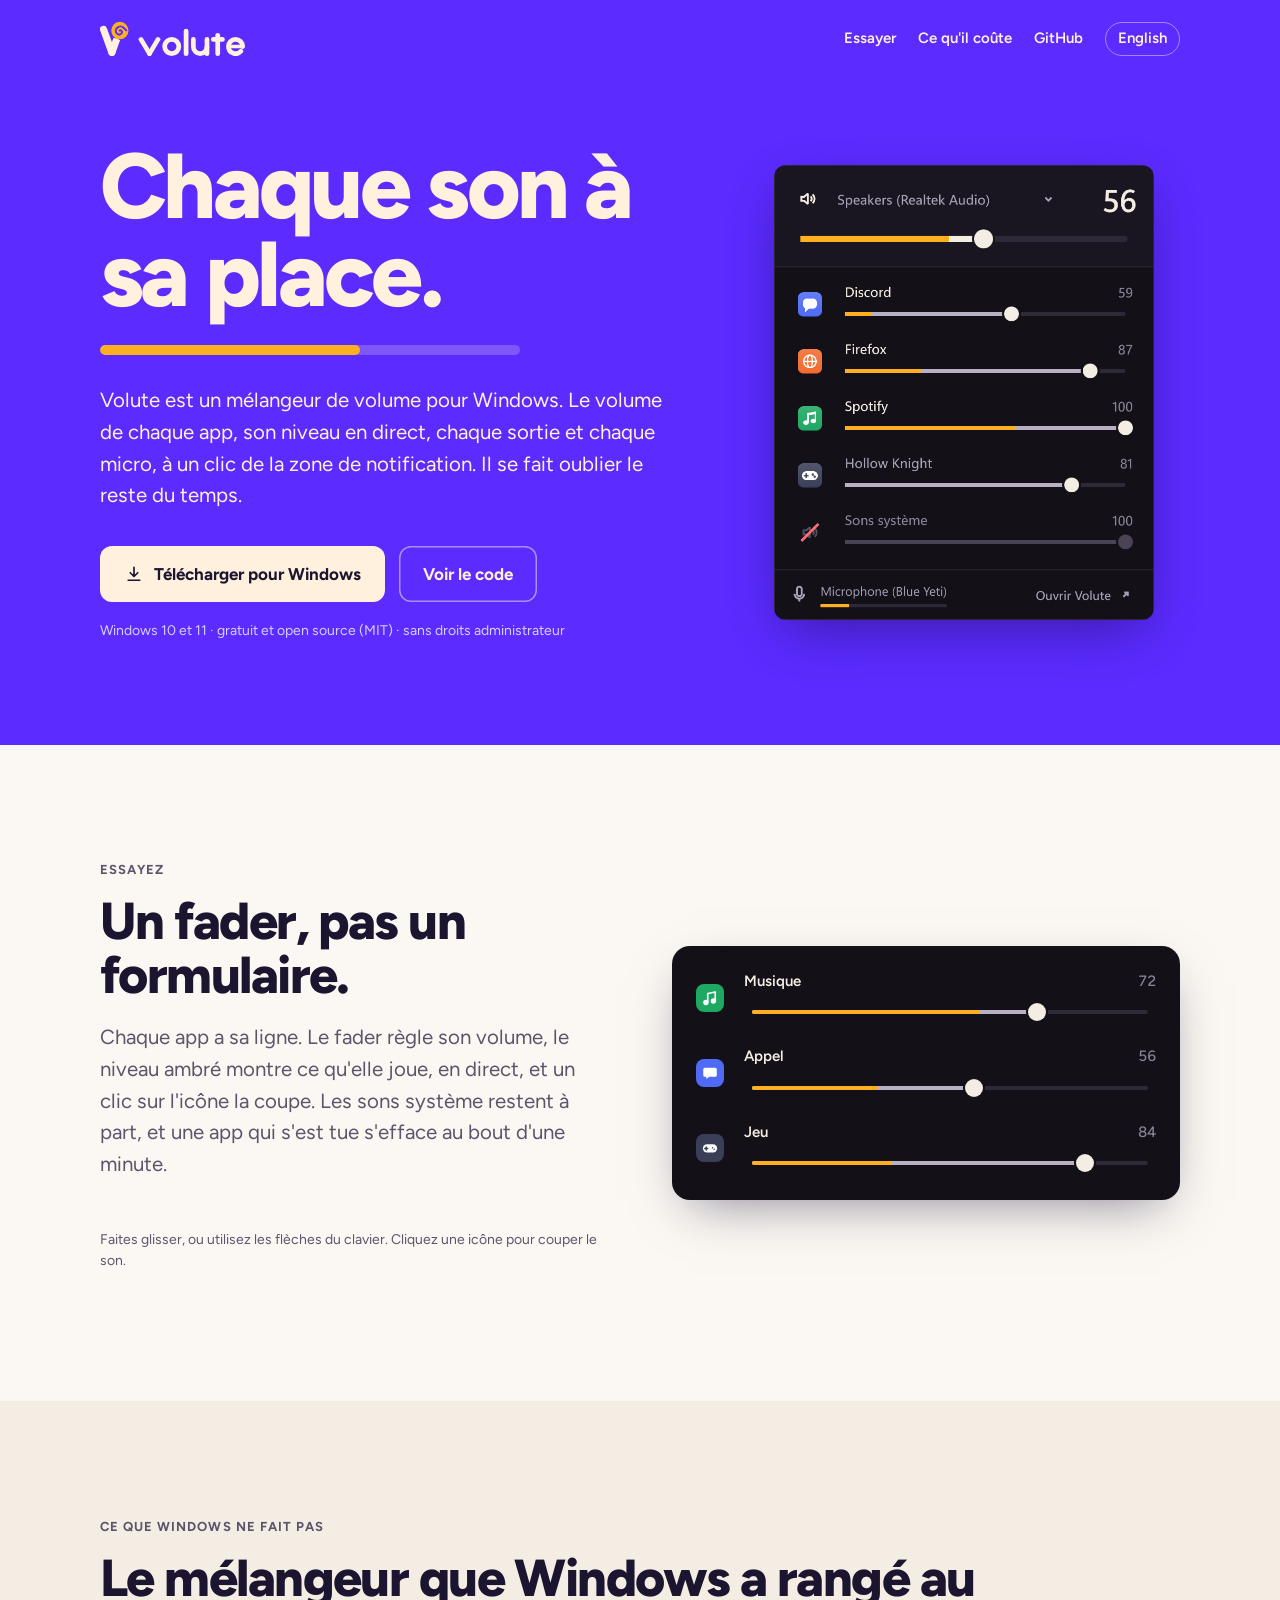
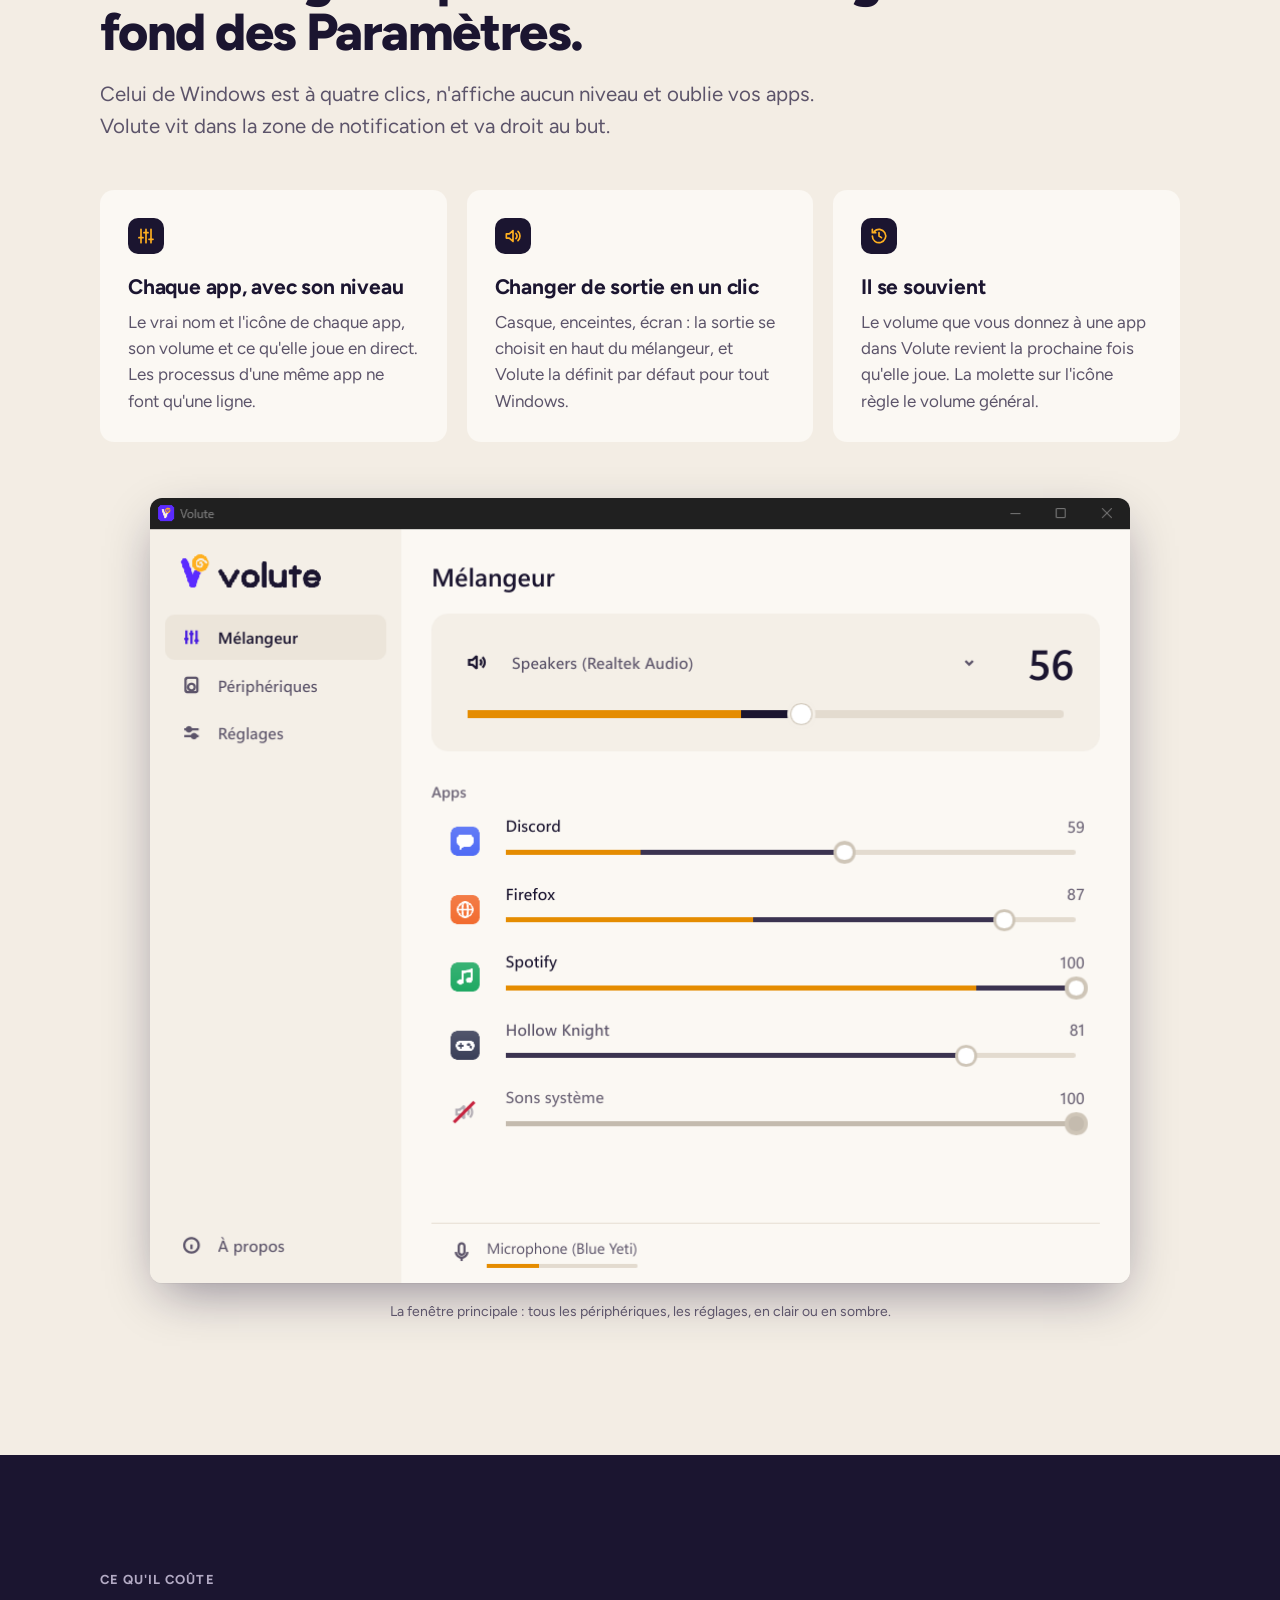
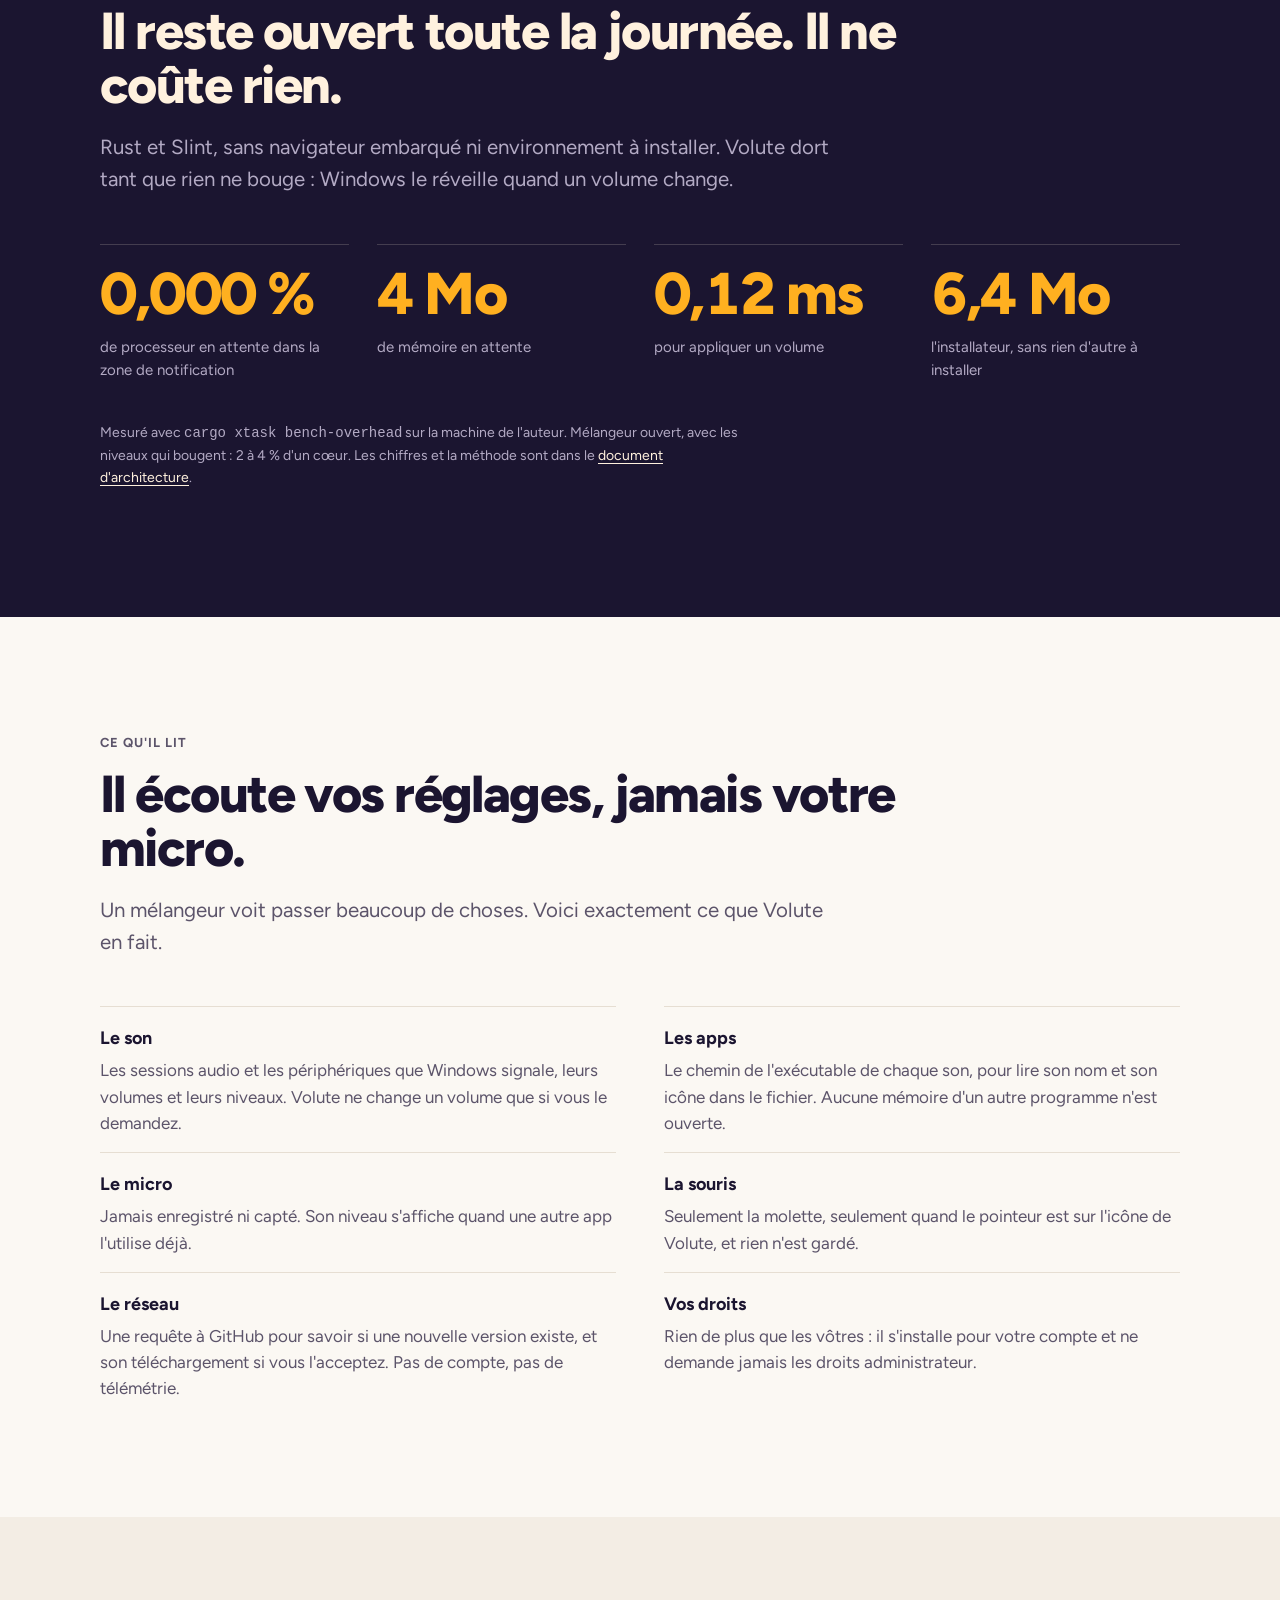
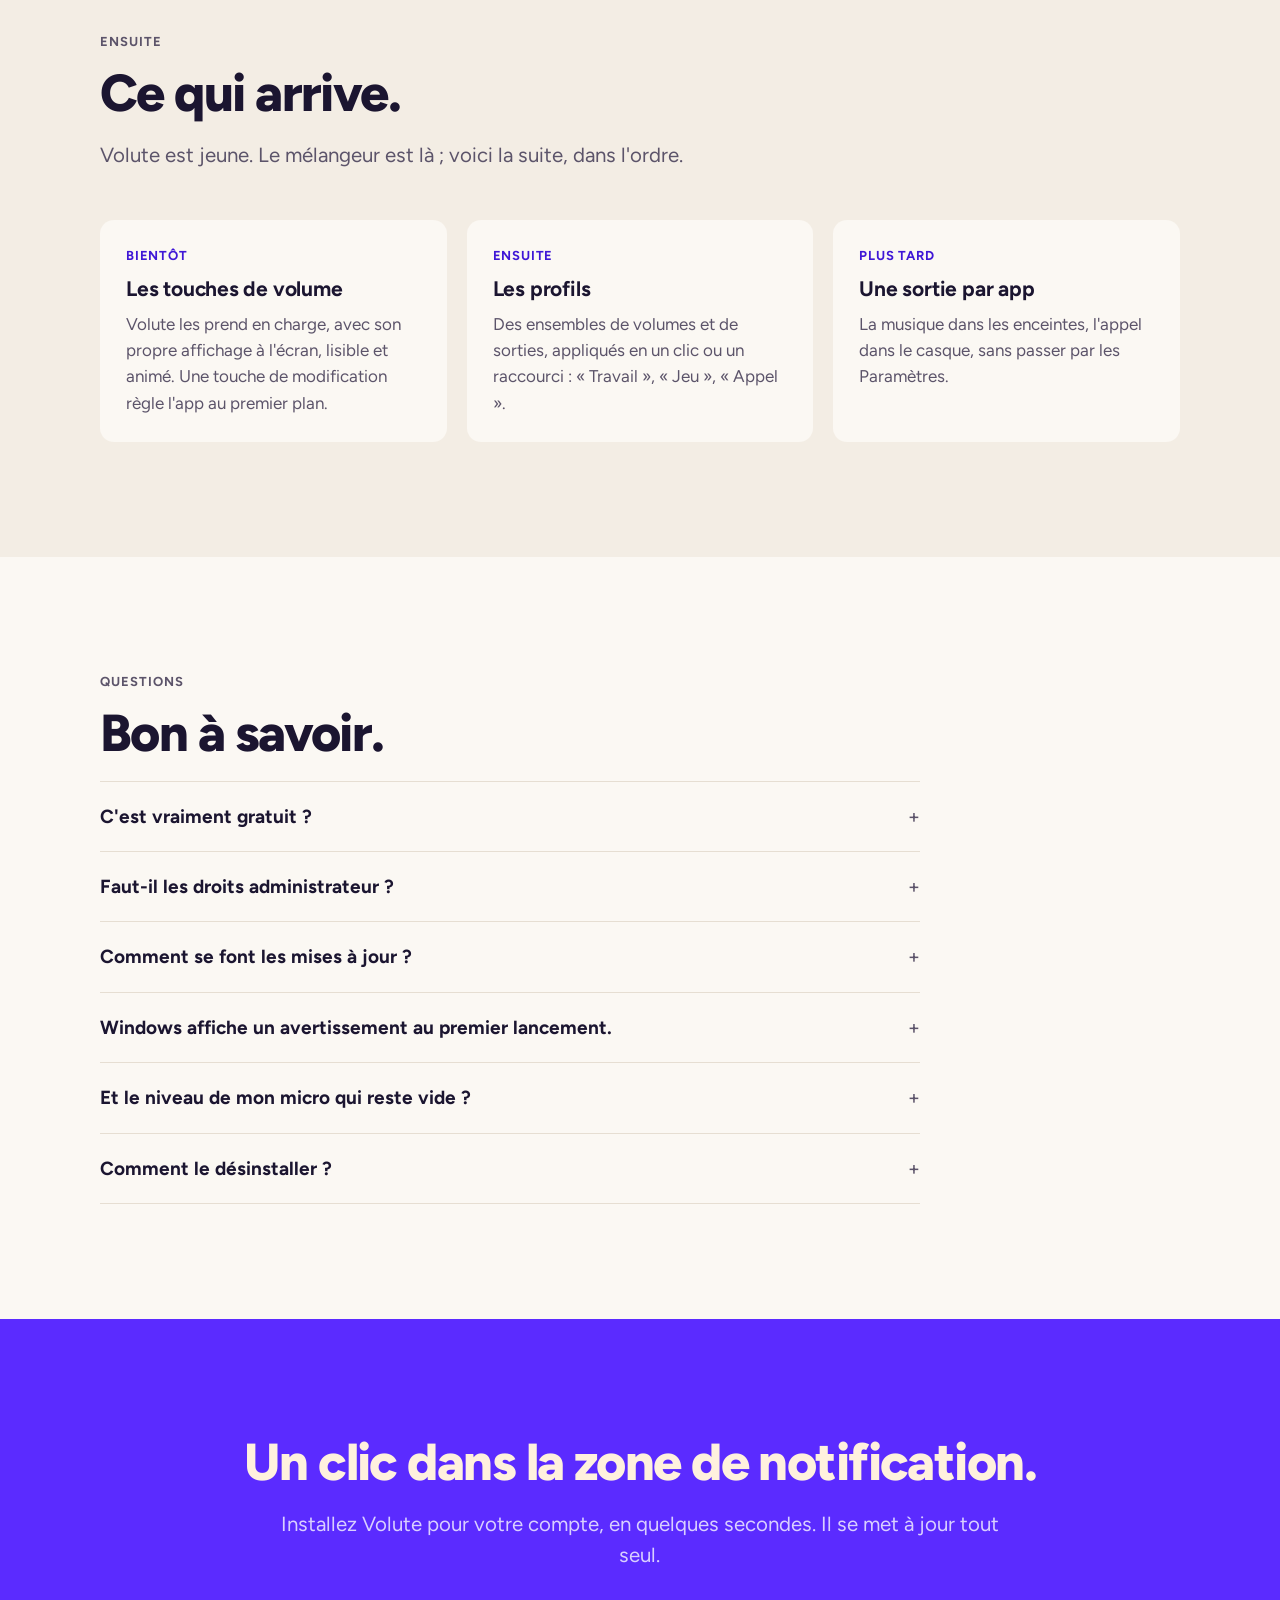
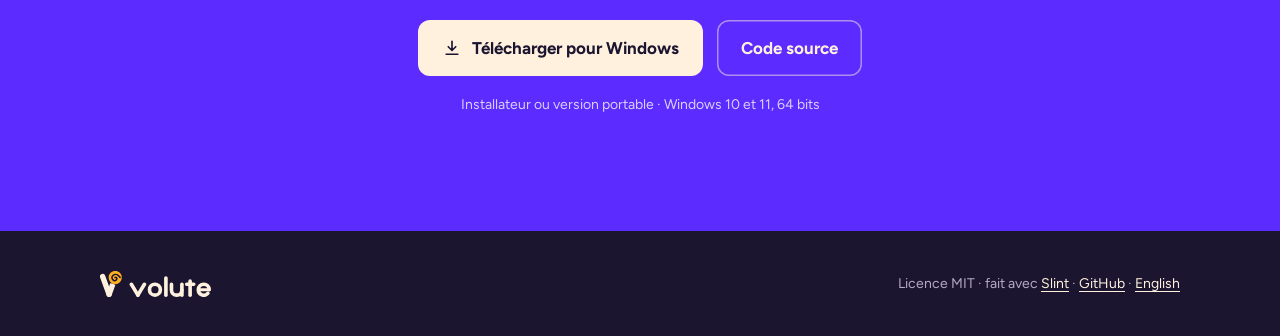
<file: index.html>
<!doctype html>
<html lang="fr">
<head>
  <meta charset="utf-8">
  <meta name="viewport" content="width=device-width, initial-scale=1">
  <title>Volute — le mélangeur de volume pour Windows</title>
  <meta name="description" content="Le volume de chaque app et de chaque périphérique, à un clic de la zone de notification. Natif, léger, gratuit et open source, pour Windows 10 et 11.">
  <link rel="canonical" href="https://evanpluchart.github.io/volute/">
  <link rel="alternate" hreflang="fr" href="https://evanpluchart.github.io/volute/">
  <link rel="alternate" hreflang="en" href="https://evanpluchart.github.io/volute/en/">
  <link rel="icon" href="favicon.svg" type="image/svg+xml">
  <link rel="icon" href="favicon.ico" sizes="16x16 32x32 48x48">
  <link rel="apple-touch-icon" href="apple-touch-icon.png">
  <meta name="theme-color" content="#5B2BFF">
  <meta property="og:type" content="website">
  <meta property="og:title" content="Volute — le mélangeur de volume pour Windows">
  <meta property="og:description" content="Le volume de chaque app et de chaque périphérique, à un clic de la zone de notification.">
  <meta property="og:url" content="https://evanpluchart.github.io/volute/">
  <meta property="og:image" content="https://evanpluchart.github.io/volute/assets/og.png">
  <meta property="og:locale" content="fr_FR">
  <meta name="twitter:card" content="summary_large_image">
  <link rel="preload" href="assets/fonts/figtree.woff2" as="font" type="font/woff2" crossorigin>
  <link rel="stylesheet" href="assets/style.css">
</head>
<body>
  <a class="skip" href="#main">Aller au contenu</a>

  <header class="hero">
    <div class="wrap top">
      <a class="logo" href="./" aria-label="Volute, accueil"><img src="assets/logo-reversed.svg" alt="Volute" width="146" height="34"></a>
      <nav aria-label="Navigation principale">
        <a class="hide-small" href="#essayer">Essayer</a>
        <a class="hide-small" href="#cout">Ce qu'il coûte</a>
        <a class="hide-small" href="https://github.com/EvanPluchart/volute">GitHub</a>
        <a class="lang" href="en/" hreflang="en" lang="en">English</a>
      </nav>
    </div>
    <div class="wrap hero-grid">
      <div>
        <h1>Chaque son à sa&nbsp;place.</h1>
        <div class="meter" aria-hidden="true"><span></span></div>
        <p class="lead">Volute est un mélangeur de volume pour Windows. Le volume de chaque app, son niveau en direct, chaque sortie et chaque micro, à un clic de la zone de notification. Il se fait oublier le reste du temps.</p>
        <div class="actions">
          <a class="button primary" href="https://github.com/EvanPluchart/volute/releases/latest">
            <svg viewBox="0 0 24 24" fill="none" stroke="currentColor" stroke-width="2" stroke-linecap="round" stroke-linejoin="round" aria-hidden="true"><path d="M12 4v11m0 0-4.5-4.5M12 15l4.5-4.5M5 19.5h14"/></svg>
            Télécharger pour Windows
          </a>
          <a class="button ghost" href="https://github.com/EvanPluchart/volute">Voir le code</a>
        </div>
        <p class="fine">Windows 10 et 11 · gratuit et open source (MIT) · sans droits administrateur</p>
      </div>
      <img class="shot" src="assets/flyout-dark.png" width="720" height="862" alt="Le mélangeur de Volute ouvert depuis la zone de notification : la sortie principale en haut, puis une ligne par app avec son icône, son volume et son niveau, puis le micro.">
    </div>
  </header>

  <main id="main">
    <section class="try" id="essayer">
      <div class="wrap try-grid">
        <div>
          <p class="eyebrow">Essayez</p>
          <h2>Un fader, pas un formulaire.</h2>
          <p class="intro">Chaque app a sa ligne. Le fader règle son volume, le niveau ambré montre ce qu'elle joue, en direct, et un clic sur l'icône la coupe. Les sons système restent à part, et une app qui s'est tue s'efface au bout d'une minute.</p>
          <p class="hint">Faites glisser, ou utilisez les flèches du clavier. Cliquez une icône pour couper le son.</p>
        </div>
        <div class="desk" role="group" aria-label="Démonstration du mélangeur">
          <div class="strip">
            <button class="mute" type="button" aria-pressed="false" aria-label="Couper Musique" data-mute="Couper" data-unmute="Rétablir">
              <span class="icon" style="background:#1EA862"><svg viewBox="0 0 24 24" fill="none" stroke="#fff" stroke-width="2.2" stroke-linecap="round" stroke-linejoin="round" aria-hidden="true"><path d="M9 18V6l10-2v12"/><circle cx="6.5" cy="18" r="2.5" fill="#fff"/><circle cx="16.5" cy="16" r="2.5" fill="#fff"/></svg></span>
            </button>
            <div class="name"><span>Musique</span><output>72</output></div>
            <div class="fader"><input type="range" min="0" max="100" step="2" value="72" aria-label="Volume de Musique"><div class="track"><div class="fill"></div><div class="level"></div></div><div class="thumb"></div></div>
          </div>
          <div class="strip">
            <button class="mute" type="button" aria-pressed="false" aria-label="Couper Appel" data-mute="Couper" data-unmute="Rétablir">
              <span class="icon" style="background:#4F6BF5"><svg viewBox="0 0 24 24" fill="#fff" aria-hidden="true"><path d="M5 5h14a2 2 0 0 1 2 2v8a2 2 0 0 1-2 2h-8l-4 3v-3H5a2 2 0 0 1-2-2V7a2 2 0 0 1 2-2z"/></svg></span>
            </button>
            <div class="name"><span>Appel</span><output>56</output></div>
            <div class="fader"><input type="range" min="0" max="100" step="2" value="56" aria-label="Volume de Appel"><div class="track"><div class="fill"></div><div class="level"></div></div><div class="thumb"></div></div>
          </div>
          <div class="strip">
            <button class="mute" type="button" aria-pressed="false" aria-label="Couper Jeu" data-mute="Couper" data-unmute="Rétablir">
              <span class="icon" style="background:#3A3F58"><svg viewBox="0 0 24 24" fill="none" stroke="#fff" stroke-width="2" stroke-linecap="round" aria-hidden="true"><rect x="2.5" y="7" width="19" height="11" rx="5.5" fill="#fff" stroke="none"/><path d="M7 10.5v4M5 12.5h4" stroke="#3A3F58"/><circle cx="15.5" cy="11.5" r="1" fill="#3A3F58" stroke="none"/><circle cx="17.5" cy="13.8" r="1" fill="#3A3F58" stroke="none"/></svg></span>
            </button>
            <div class="name"><span>Jeu</span><output>84</output></div>
            <div class="fader"><input type="range" min="0" max="100" step="2" value="84" aria-label="Volume de Jeu"><div class="track"><div class="fill"></div><div class="level"></div></div><div class="thumb"></div></div>
          </div>
        </div>
      </div>
    </section>

    <section class="features" id="fonctions">
      <div class="wrap">
        <p class="eyebrow">Ce que Windows ne fait pas</p>
        <h2>Le mélangeur que Windows a rangé au fond des Paramètres.</h2>
        <p class="intro">Celui de Windows est à quatre clics, n'affiche aucun niveau et oublie vos apps. Volute vit dans la zone de notification et va droit au but.</p>
        <div class="feature-grid">
          <article class="card">
            <div class="glyph" aria-hidden="true"><svg viewBox="0 0 24 24" fill="none" stroke="#FFB020" stroke-width="2" stroke-linecap="round"><path d="M6 4v16M12 4v16M18 4v16M3.5 14h5M9.5 8h5M15.5 16h5"/></svg></div>
            <h3>Chaque app, avec son niveau</h3>
            <p>Le vrai nom et l'icône de chaque app, son volume et ce qu'elle joue en direct. Les processus d'une même app ne font qu'une ligne.</p>
          </article>
          <article class="card">
            <div class="glyph" aria-hidden="true"><svg viewBox="0 0 24 24" fill="none" stroke="#FFB020" stroke-width="2" stroke-linecap="round" stroke-linejoin="round"><path d="M4 9.5h3.5L12 5.5v13l-4.5-4H4z"/><path d="M15.5 9a4 4 0 0 1 0 6M18 6.5a7.5 7.5 0 0 1 0 11"/></svg></div>
            <h3>Changer de sortie en un clic</h3>
            <p>Casque, enceintes, écran : la sortie se choisit en haut du mélangeur, et Volute la définit par défaut pour tout Windows.</p>
          </article>
          <article class="card">
            <div class="glyph" aria-hidden="true"><svg viewBox="0 0 24 24" fill="none" stroke="#FFB020" stroke-width="2" stroke-linecap="round" stroke-linejoin="round"><path d="M4 12a8 8 0 1 0 2.3-5.6M4 4v4h4"/><path d="M12 8v4l3 2"/></svg></div>
            <h3>Il se souvient</h3>
            <p>Le volume que vous donnez à une app dans Volute revient la prochaine fois qu'elle joue. La molette sur l'icône règle le volume général.</p>
          </article>
        </div>
        <figure class="wide-shot">
          <img class="shot" src="assets/main-light.png" width="975" height="781" alt="La fenêtre principale de Volute en thème clair : un rail avec Mélangeur, Périphériques, Réglages et À propos, et la vue du mélangeur." loading="lazy">
          <figcaption class="caption">La fenêtre principale : tous les périphériques, les réglages, en clair ou en sombre.</figcaption>
        </figure>
      </div>
    </section>

    <section class="cost" id="cout">
      <div class="wrap">
        <p class="eyebrow">Ce qu'il coûte</p>
        <h2>Il reste ouvert toute la journée. Il ne coûte rien.</h2>
        <p class="intro">Rust et Slint, sans navigateur embarqué ni environnement à installer. Volute dort tant que rien ne bouge : Windows le réveille quand un volume change.</p>
        <dl class="figures">
          <div><dt>0,000&nbsp;%</dt><dd>de processeur en attente dans la zone de notification</dd></div>
          <div><dt>4&nbsp;Mo</dt><dd>de mémoire en attente</dd></div>
          <div><dt>0,12&nbsp;ms</dt><dd>pour appliquer un volume</dd></div>
          <div><dt>6,4&nbsp;Mo</dt><dd>l'installateur, sans rien d'autre à installer</dd></div>
        </dl>
        <p class="note">Mesuré avec <code>cargo xtask bench-overhead</code> sur la machine de l'auteur. Mélangeur ouvert, avec les niveaux qui bougent : 2 à 4 % d'un cœur. Les chiffres et la méthode sont dans le <a href="https://github.com/EvanPluchart/volute/blob/main/docs/ARCHITECTURE.md">document d'architecture</a>.</p>
      </div>
    </section>

    <section class="privacy" id="vie-privee">
      <div class="wrap">
        <p class="eyebrow">Ce qu'il lit</p>
        <h2>Il écoute vos réglages, jamais votre micro.</h2>
        <p class="intro">Un mélangeur voit passer beaucoup de choses. Voici exactement ce que Volute en fait.</p>
        <ul class="reads">
          <li><strong>Le son</strong><span>Les sessions audio et les périphériques que Windows signale, leurs volumes et leurs niveaux. Volute ne change un volume que si vous le demandez.</span></li>
          <li><strong>Les apps</strong><span>Le chemin de l'exécutable de chaque son, pour lire son nom et son icône dans le fichier. Aucune mémoire d'un autre programme n'est ouverte.</span></li>
          <li><strong>Le micro</strong><span>Jamais enregistré ni capté. Son niveau s'affiche quand une autre app l'utilise déjà.</span></li>
          <li><strong>La souris</strong><span>Seulement la molette, seulement quand le pointeur est sur l'icône de Volute, et rien n'est gardé.</span></li>
          <li><strong>Le réseau</strong><span>Une requête à GitHub pour savoir si une nouvelle version existe, et son téléchargement si vous l'acceptez. Pas de compte, pas de télémétrie.</span></li>
          <li><strong>Vos droits</strong><span>Rien de plus que les vôtres : il s'installe pour votre compte et ne demande jamais les droits administrateur.</span></li>
        </ul>
      </div>
    </section>

    <section class="next" id="ensuite">
      <div class="wrap">
        <p class="eyebrow">Ensuite</p>
        <h2>Ce qui arrive.</h2>
        <p class="intro">Volute est jeune. Le mélangeur est là ; voici la suite, dans l'ordre.</p>
        <ol>
          <li><b>Bientôt</b><h3>Les touches de volume</h3><p>Volute les prend en charge, avec son propre affichage à l'écran, lisible et animé. Une touche de modification règle l'app au premier plan.</p></li>
          <li><b>Ensuite</b><h3>Les profils</h3><p>Des ensembles de volumes et de sorties, appliqués en un clic ou un raccourci : « Travail », « Jeu », « Appel ».</p></li>
          <li><b>Plus tard</b><h3>Une sortie par app</h3><p>La musique dans les enceintes, l'appel dans le casque, sans passer par les Paramètres.</p></li>
        </ol>
      </div>
    </section>

    <section class="faq" id="questions">
      <div class="wrap">
        <p class="eyebrow">Questions</p>
        <h2>Bon à savoir.</h2>
        <details><summary>C'est vraiment gratuit ?</summary><p>Oui, et open source sous licence MIT. Pas de version payante, pas de compte, pas de publicité.</p></details>
        <details><summary>Faut-il les droits administrateur ?</summary><p>Non. Volute s'installe dans votre dossier utilisateur et tout ce qu'il fait marche avec les droits d'un compte standard : volumes des apps et des périphériques, sortie par défaut.</p></details>
        <details><summary>Comment se font les mises à jour ?</summary><p>Volute regarde sur GitHub au démarrage puis toutes les 6 heures. Quand une version sort, il vous le dit ; un clic la télécharge, vérifie sa signature et son empreinte SHA-256, et l'installe sans fenêtre, puis Volute redémarre. Vous pouvez couper cette vérification dans les Réglages.</p></details>
        <details><summary>Windows affiche un avertissement au premier lancement.</summary><p>Les exécutables ne sont pas encore signés, donc SmartScreen peut prévenir au premier lancement. Le fichier <code>SHA256SUMS</code> de chaque version permet de vérifier ce que vous avez téléchargé.</p></details>
        <details><summary>Et le niveau de mon micro qui reste vide ?</summary><p>Windows ne mesure le niveau d'un micro que lorsqu'une app l'utilise. Volute n'ouvre jamais le micro lui-même, pour ne pas allumer l'indicateur « micro utilisé » de Windows sans raison.</p></details>
        <details><summary>Comment le désinstaller ?</summary><p>Depuis les Paramètres de Windows, Applications, comme n'importe quelle app. Vos réglages restent dans <code>%APPDATA%\Volute</code> ; supprimez ce dossier pour les effacer aussi.</p></details>
      </div>
    </section>

    <section class="download" id="telecharger">
      <div class="wrap">
        <h2>Un clic dans la zone de notification.</h2>
        <p class="intro">Installez Volute pour votre compte, en quelques secondes. Il se met à jour tout seul.</p>
        <div class="actions">
          <a class="button primary" href="https://github.com/EvanPluchart/volute/releases/latest">
            <svg viewBox="0 0 24 24" fill="none" stroke="currentColor" stroke-width="2" stroke-linecap="round" stroke-linejoin="round" aria-hidden="true"><path d="M12 4v11m0 0-4.5-4.5M12 15l4.5-4.5M5 19.5h14"/></svg>
            Télécharger pour Windows
          </a>
          <a class="button ghost" href="https://github.com/EvanPluchart/volute">Code source</a>
        </div>
        <p class="fine">Installateur ou version portable · Windows 10 et 11, 64 bits</p>
      </div>
    </section>
  </main>

  <footer>
    <div class="wrap">
      <img src="assets/logo-reversed.svg" alt="Volute" width="112" height="26">
      <span>Licence MIT · fait avec <a href="https://slint.dev">Slint</a> · <a href="https://github.com/EvanPluchart/volute">GitHub</a> · <a href="en/" hreflang="en" lang="en">English</a></span>
    </div>
  </footer>

  <script src="assets/main.js" defer></script>
</body>
</html>
</file>
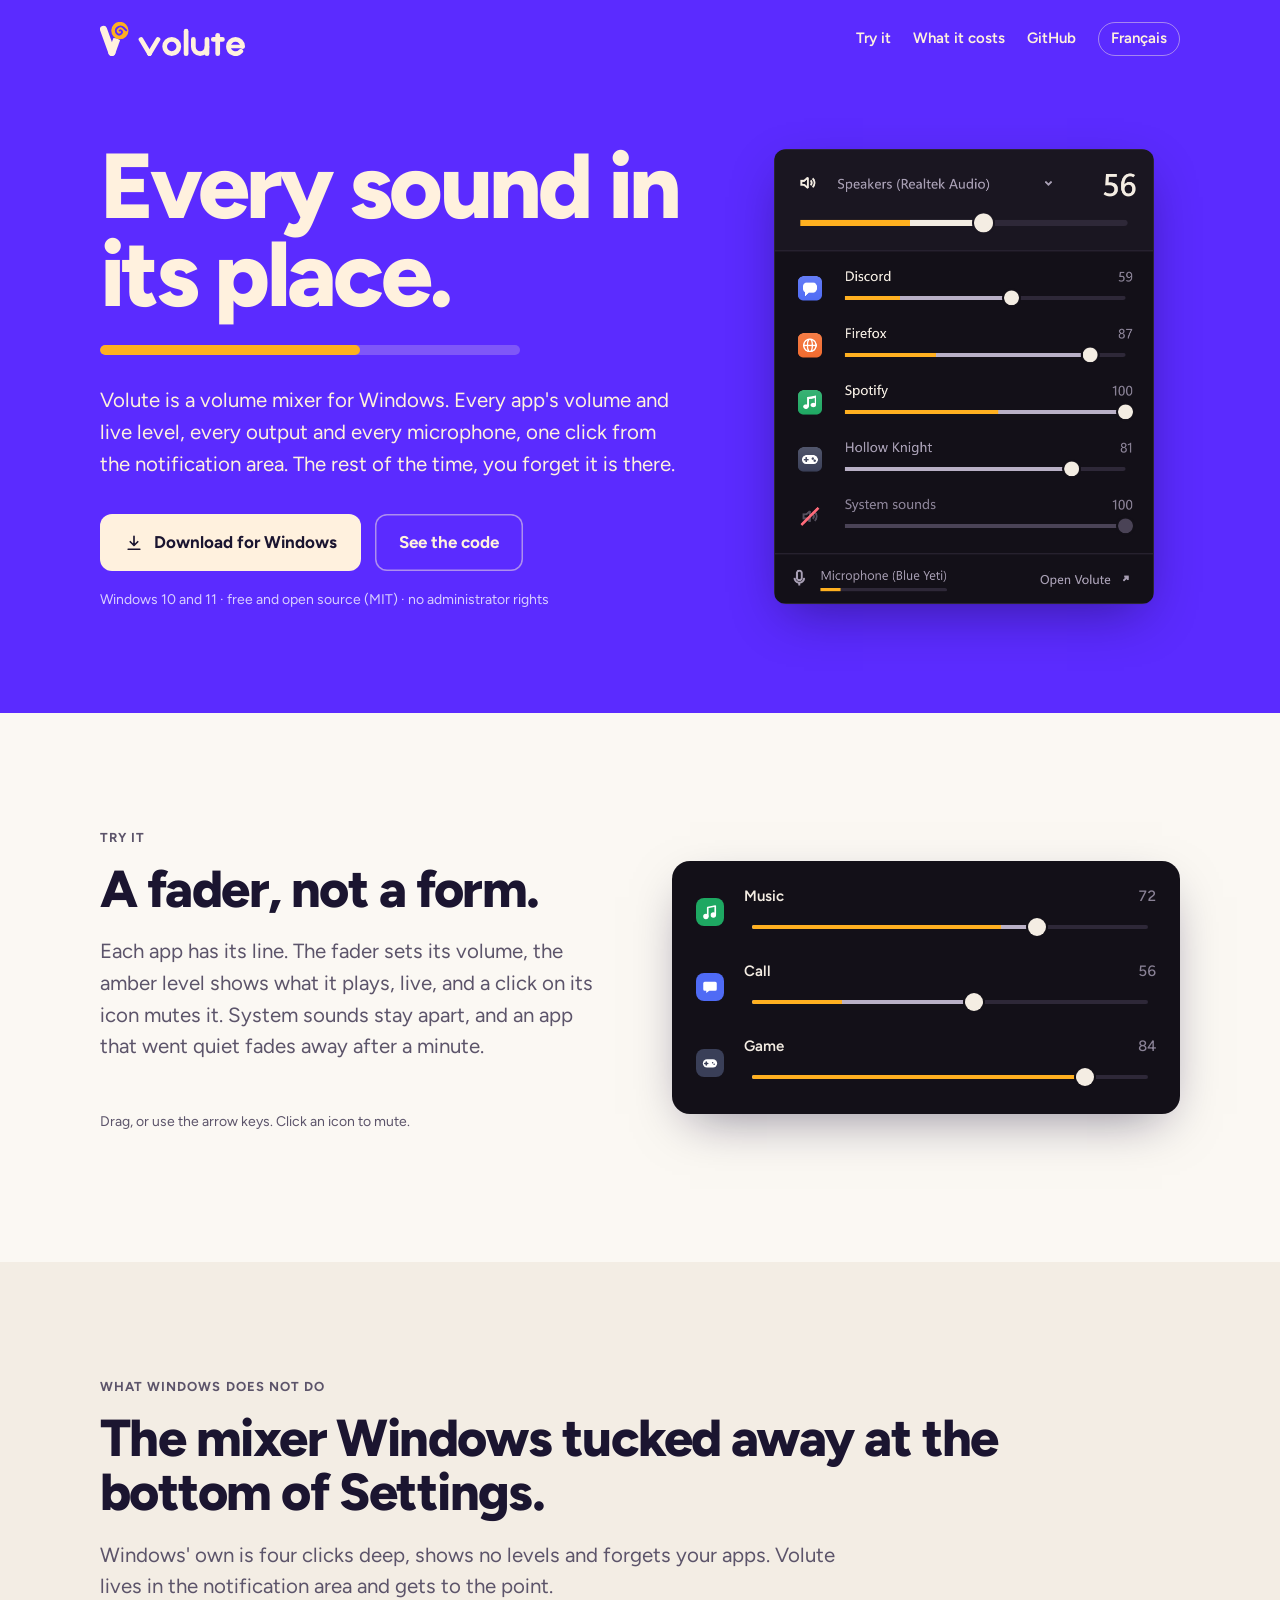
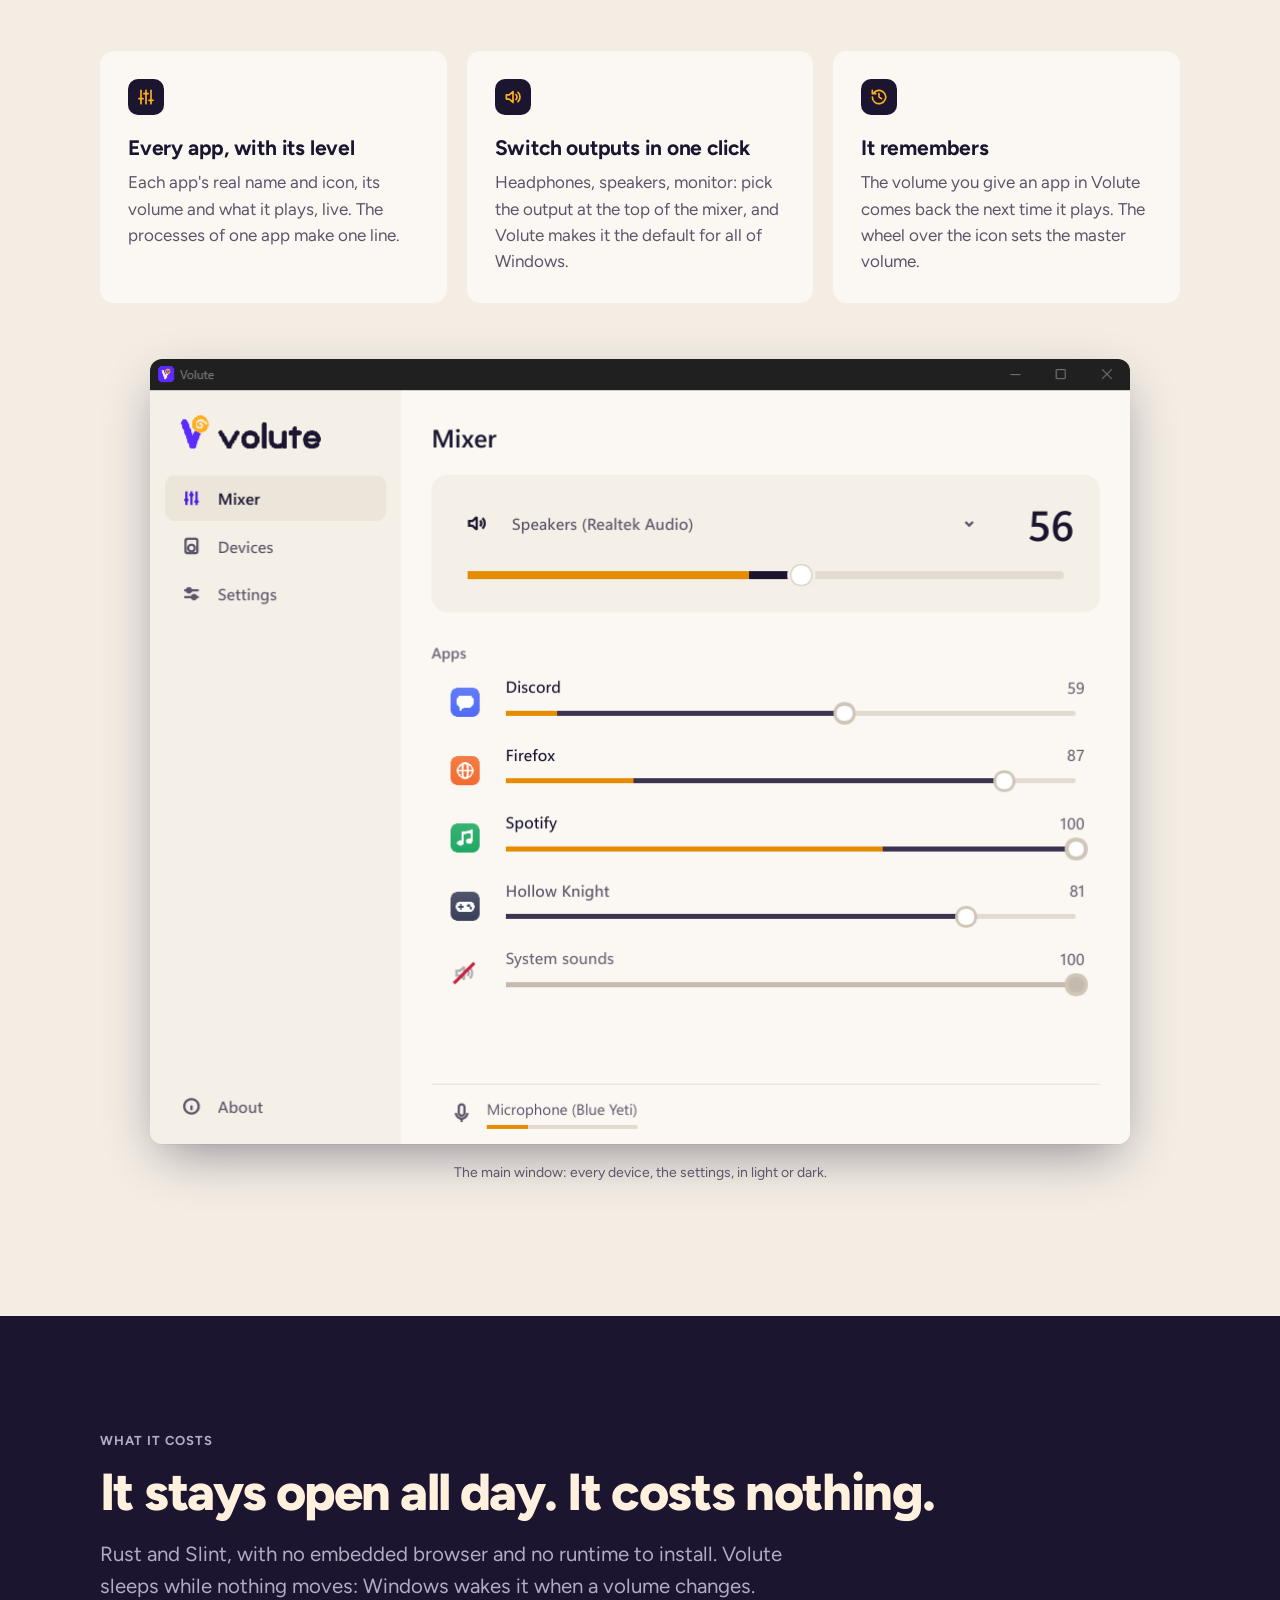
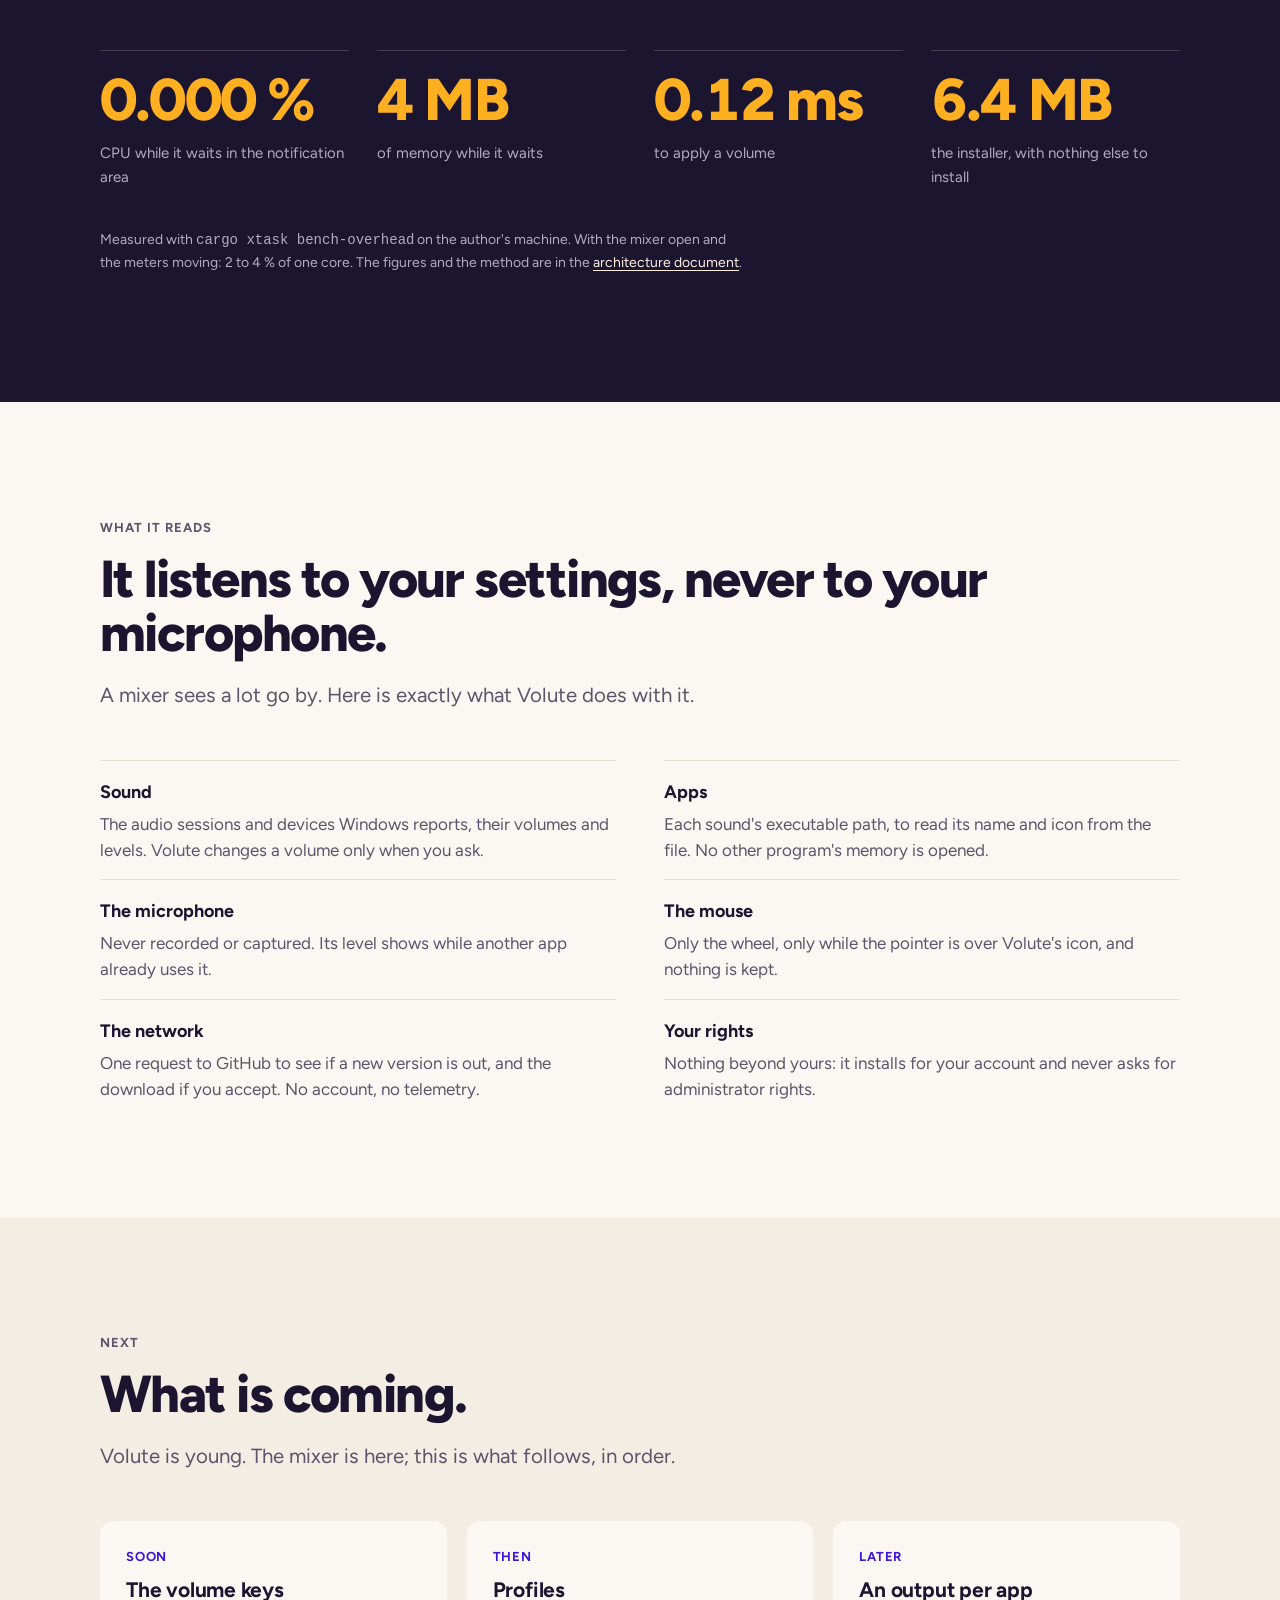
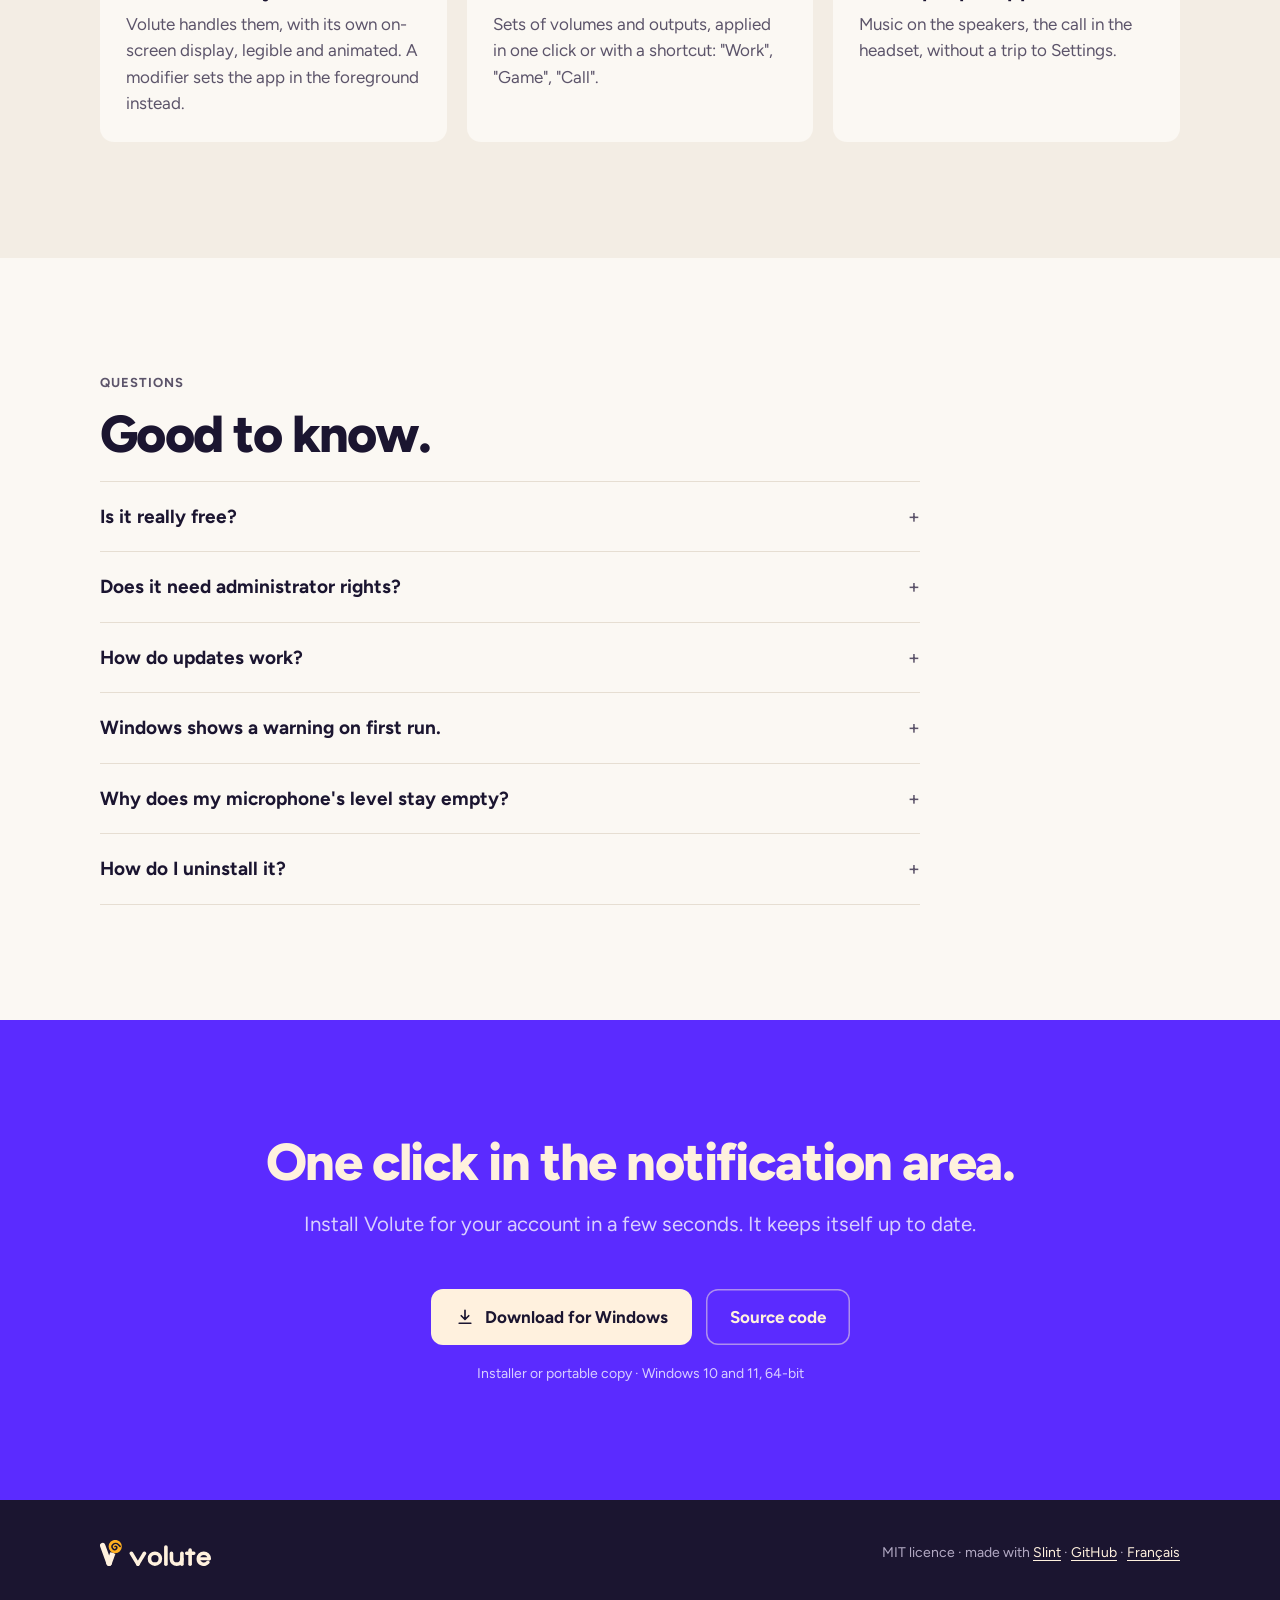
<file: en/index.html>
<!doctype html>
<html lang="en">
<head>
  <meta charset="utf-8">
  <meta name="viewport" content="width=device-width, initial-scale=1">
  <title>Volute — the volume mixer for Windows</title>
  <meta name="description" content="Every app's volume and every device, one click from the notification area. Native, light, free and open source, for Windows 10 and 11.">
  <link rel="canonical" href="https://evanpluchart.github.io/volute/en/">
  <link rel="alternate" hreflang="fr" href="https://evanpluchart.github.io/volute/">
  <link rel="alternate" hreflang="en" href="https://evanpluchart.github.io/volute/en/">
  <link rel="icon" href="../favicon.svg" type="image/svg+xml">
  <link rel="icon" href="../favicon.ico" sizes="16x16 32x32 48x48">
  <link rel="apple-touch-icon" href="../apple-touch-icon.png">
  <meta name="theme-color" content="#5B2BFF">
  <meta property="og:type" content="website">
  <meta property="og:title" content="Volute — the volume mixer for Windows">
  <meta property="og:description" content="Every app's volume and every device, one click from the notification area.">
  <meta property="og:url" content="https://evanpluchart.github.io/volute/en/">
  <meta property="og:image" content="https://evanpluchart.github.io/volute/assets/og-en.png">
  <meta property="og:locale" content="en_GB">
  <meta name="twitter:card" content="summary_large_image">
  <link rel="preload" href="../assets/fonts/figtree.woff2" as="font" type="font/woff2" crossorigin>
  <link rel="stylesheet" href="../assets/style.css">
</head>
<body>
  <a class="skip" href="#main">Skip to content</a>

  <header class="hero">
    <div class="wrap top">
      <a class="logo" href="./" aria-label="Volute, home"><img src="../assets/logo-reversed.svg" alt="Volute" width="146" height="34"></a>
      <nav aria-label="Main navigation">
        <a class="hide-small" href="#try">Try it</a>
        <a class="hide-small" href="#cost">What it costs</a>
        <a class="hide-small" href="https://github.com/EvanPluchart/volute">GitHub</a>
        <a class="lang" href="../" hreflang="fr" lang="fr">Français</a>
      </nav>
    </div>
    <div class="wrap hero-grid">
      <div>
        <h1>Every sound in its&nbsp;place.</h1>
        <div class="meter" aria-hidden="true"><span></span></div>
        <p class="lead">Volute is a volume mixer for Windows. Every app's volume and live level, every output and every microphone, one click from the notification area. The rest of the time, you forget it is there.</p>
        <div class="actions">
          <a class="button primary" href="https://github.com/EvanPluchart/volute/releases/latest">
            <svg viewBox="0 0 24 24" fill="none" stroke="currentColor" stroke-width="2" stroke-linecap="round" stroke-linejoin="round" aria-hidden="true"><path d="M12 4v11m0 0-4.5-4.5M12 15l4.5-4.5M5 19.5h14"/></svg>
            Download for Windows
          </a>
          <a class="button ghost" href="https://github.com/EvanPluchart/volute">See the code</a>
        </div>
        <p class="fine">Windows 10 and 11 · free and open source (MIT) · no administrator rights</p>
      </div>
      <img class="shot" src="../assets/en/flyout-dark.png" width="720" height="862" alt="Volute's mixer opened from the notification area: the master output at the top, then one line per app with its icon, volume and level, then the microphone.">
    </div>
  </header>

  <main id="main">
    <section class="try" id="try">
      <div class="wrap try-grid">
        <div>
          <p class="eyebrow">Try it</p>
          <h2>A fader, not a form.</h2>
          <p class="intro">Each app has its line. The fader sets its volume, the amber level shows what it plays, live, and a click on its icon mutes it. System sounds stay apart, and an app that went quiet fades away after a minute.</p>
          <p class="hint">Drag, or use the arrow keys. Click an icon to mute.</p>
        </div>
        <div class="desk" role="group" aria-label="Mixer demo">
          <div class="strip">
            <button class="mute" type="button" aria-pressed="false" aria-label="Mute Music" data-mute="Mute" data-unmute="Unmute">
              <span class="icon" style="background:#1EA862"><svg viewBox="0 0 24 24" fill="none" stroke="#fff" stroke-width="2.2" stroke-linecap="round" stroke-linejoin="round" aria-hidden="true"><path d="M9 18V6l10-2v12"/><circle cx="6.5" cy="18" r="2.5" fill="#fff"/><circle cx="16.5" cy="16" r="2.5" fill="#fff"/></svg></span>
            </button>
            <div class="name"><span>Music</span><output>72</output></div>
            <div class="fader"><input type="range" min="0" max="100" step="2" value="72" aria-label="Music volume"><div class="track"><div class="fill"></div><div class="level"></div></div><div class="thumb"></div></div>
          </div>
          <div class="strip">
            <button class="mute" type="button" aria-pressed="false" aria-label="Mute Call" data-mute="Mute" data-unmute="Unmute">
              <span class="icon" style="background:#4F6BF5"><svg viewBox="0 0 24 24" fill="#fff" aria-hidden="true"><path d="M5 5h14a2 2 0 0 1 2 2v8a2 2 0 0 1-2 2h-8l-4 3v-3H5a2 2 0 0 1-2-2V7a2 2 0 0 1 2-2z"/></svg></span>
            </button>
            <div class="name"><span>Call</span><output>56</output></div>
            <div class="fader"><input type="range" min="0" max="100" step="2" value="56" aria-label="Call volume"><div class="track"><div class="fill"></div><div class="level"></div></div><div class="thumb"></div></div>
          </div>
          <div class="strip">
            <button class="mute" type="button" aria-pressed="false" aria-label="Mute Game" data-mute="Mute" data-unmute="Unmute">
              <span class="icon" style="background:#3A3F58"><svg viewBox="0 0 24 24" fill="none" stroke="#fff" stroke-width="2" stroke-linecap="round" aria-hidden="true"><rect x="2.5" y="7" width="19" height="11" rx="5.5" fill="#fff" stroke="none"/><path d="M7 10.5v4M5 12.5h4" stroke="#3A3F58"/><circle cx="15.5" cy="11.5" r="1" fill="#3A3F58" stroke="none"/><circle cx="17.5" cy="13.8" r="1" fill="#3A3F58" stroke="none"/></svg></span>
            </button>
            <div class="name"><span>Game</span><output>84</output></div>
            <div class="fader"><input type="range" min="0" max="100" step="2" value="84" aria-label="Game volume"><div class="track"><div class="fill"></div><div class="level"></div></div><div class="thumb"></div></div>
          </div>
        </div>
      </div>
    </section>

    <section class="features" id="features">
      <div class="wrap">
        <p class="eyebrow">What Windows does not do</p>
        <h2>The mixer Windows tucked away at the bottom of Settings.</h2>
        <p class="intro">Windows' own is four clicks deep, shows no levels and forgets your apps. Volute lives in the notification area and gets to the point.</p>
        <div class="feature-grid">
          <article class="card">
            <div class="glyph" aria-hidden="true"><svg viewBox="0 0 24 24" fill="none" stroke="#FFB020" stroke-width="2" stroke-linecap="round"><path d="M6 4v16M12 4v16M18 4v16M3.5 14h5M9.5 8h5M15.5 16h5"/></svg></div>
            <h3>Every app, with its level</h3>
            <p>Each app's real name and icon, its volume and what it plays, live. The processes of one app make one line.</p>
          </article>
          <article class="card">
            <div class="glyph" aria-hidden="true"><svg viewBox="0 0 24 24" fill="none" stroke="#FFB020" stroke-width="2" stroke-linecap="round" stroke-linejoin="round"><path d="M4 9.5h3.5L12 5.5v13l-4.5-4H4z"/><path d="M15.5 9a4 4 0 0 1 0 6M18 6.5a7.5 7.5 0 0 1 0 11"/></svg></div>
            <h3>Switch outputs in one click</h3>
            <p>Headphones, speakers, monitor: pick the output at the top of the mixer, and Volute makes it the default for all of Windows.</p>
          </article>
          <article class="card">
            <div class="glyph" aria-hidden="true"><svg viewBox="0 0 24 24" fill="none" stroke="#FFB020" stroke-width="2" stroke-linecap="round" stroke-linejoin="round"><path d="M4 12a8 8 0 1 0 2.3-5.6M4 4v4h4"/><path d="M12 8v4l3 2"/></svg></div>
            <h3>It remembers</h3>
            <p>The volume you give an app in Volute comes back the next time it plays. The wheel over the icon sets the master volume.</p>
          </article>
        </div>
        <figure class="wide-shot">
          <img class="shot" src="../assets/en/main-light.png" width="975" height="781" alt="Volute's main window in the light theme: a rail with Mixer, Devices, Settings and About, and the mixer view." loading="lazy">
          <figcaption class="caption">The main window: every device, the settings, in light or dark.</figcaption>
        </figure>
      </div>
    </section>

    <section class="cost" id="cost">
      <div class="wrap">
        <p class="eyebrow">What it costs</p>
        <h2>It stays open all day. It costs nothing.</h2>
        <p class="intro">Rust and Slint, with no embedded browser and no runtime to install. Volute sleeps while nothing moves: Windows wakes it when a volume changes.</p>
        <dl class="figures">
          <div><dt>0.000&nbsp;%</dt><dd>CPU while it waits in the notification area</dd></div>
          <div><dt>4&nbsp;MB</dt><dd>of memory while it waits</dd></div>
          <div><dt>0.12&nbsp;ms</dt><dd>to apply a volume</dd></div>
          <div><dt>6.4&nbsp;MB</dt><dd>the installer, with nothing else to install</dd></div>
        </dl>
        <p class="note">Measured with <code>cargo xtask bench-overhead</code> on the author's machine. With the mixer open and the meters moving: 2 to 4 % of one core. The figures and the method are in the <a href="https://github.com/EvanPluchart/volute/blob/main/docs/ARCHITECTURE.md">architecture document</a>.</p>
      </div>
    </section>

    <section class="privacy" id="privacy">
      <div class="wrap">
        <p class="eyebrow">What it reads</p>
        <h2>It listens to your settings, never to your microphone.</h2>
        <p class="intro">A mixer sees a lot go by. Here is exactly what Volute does with it.</p>
        <ul class="reads">
          <li><strong>Sound</strong><span>The audio sessions and devices Windows reports, their volumes and levels. Volute changes a volume only when you ask.</span></li>
          <li><strong>Apps</strong><span>Each sound's executable path, to read its name and icon from the file. No other program's memory is opened.</span></li>
          <li><strong>The microphone</strong><span>Never recorded or captured. Its level shows while another app already uses it.</span></li>
          <li><strong>The mouse</strong><span>Only the wheel, only while the pointer is over Volute's icon, and nothing is kept.</span></li>
          <li><strong>The network</strong><span>One request to GitHub to see if a new version is out, and the download if you accept. No account, no telemetry.</span></li>
          <li><strong>Your rights</strong><span>Nothing beyond yours: it installs for your account and never asks for administrator rights.</span></li>
        </ul>
      </div>
    </section>

    <section class="next" id="next">
      <div class="wrap">
        <p class="eyebrow">Next</p>
        <h2>What is coming.</h2>
        <p class="intro">Volute is young. The mixer is here; this is what follows, in order.</p>
        <ol>
          <li><b>Soon</b><h3>The volume keys</h3><p>Volute handles them, with its own on-screen display, legible and animated. A modifier sets the app in the foreground instead.</p></li>
          <li><b>Then</b><h3>Profiles</h3><p>Sets of volumes and outputs, applied in one click or with a shortcut: "Work", "Game", "Call".</p></li>
          <li><b>Later</b><h3>An output per app</h3><p>Music on the speakers, the call in the headset, without a trip to Settings.</p></li>
        </ol>
      </div>
    </section>

    <section class="faq" id="questions">
      <div class="wrap">
        <p class="eyebrow">Questions</p>
        <h2>Good to know.</h2>
        <details><summary>Is it really free?</summary><p>Yes, and open source under the MIT licence. No paid version, no account, no ads.</p></details>
        <details><summary>Does it need administrator rights?</summary><p>No. Volute installs in your user folder, and everything it does works with a standard account: app and device volumes, the default output.</p></details>
        <details><summary>How do updates work?</summary><p>Volute checks GitHub at start and every 6 hours. When a version is out, it tells you; one click downloads it, checks its signature and SHA-256, installs it without a window, and Volute starts again. You can turn the check off in Settings.</p></details>
        <details><summary>Windows shows a warning on first run.</summary><p>The executables are not code-signed yet, so SmartScreen may warn on first run. Each release's <code>SHA256SUMS</code> lets you check what you downloaded.</p></details>
        <details><summary>Why does my microphone's level stay empty?</summary><p>Windows measures a microphone's level only while an app uses it. Volute never opens the microphone itself, so Windows' "microphone in use" indicator does not light up for nothing.</p></details>
        <details><summary>How do I uninstall it?</summary><p>From Windows Settings, Apps, like any app. Your settings stay in <code>%APPDATA%\Volute</code>; delete that folder to remove them too.</p></details>
      </div>
    </section>

    <section class="download" id="download">
      <div class="wrap">
        <h2>One click in the notification area.</h2>
        <p class="intro">Install Volute for your account in a few seconds. It keeps itself up to date.</p>
        <div class="actions">
          <a class="button primary" href="https://github.com/EvanPluchart/volute/releases/latest">
            <svg viewBox="0 0 24 24" fill="none" stroke="currentColor" stroke-width="2" stroke-linecap="round" stroke-linejoin="round" aria-hidden="true"><path d="M12 4v11m0 0-4.5-4.5M12 15l4.5-4.5M5 19.5h14"/></svg>
            Download for Windows
          </a>
          <a class="button ghost" href="https://github.com/EvanPluchart/volute">Source code</a>
        </div>
        <p class="fine">Installer or portable copy · Windows 10 and 11, 64-bit</p>
      </div>
    </section>
  </main>

  <footer>
    <div class="wrap">
      <img src="../assets/logo-reversed.svg" alt="Volute" width="112" height="26">
      <span>MIT licence · made with <a href="https://slint.dev">Slint</a> · <a href="https://github.com/EvanPluchart/volute">GitHub</a> · <a href="../" hreflang="fr" lang="fr">Français</a></span>
    </div>
  </footer>

  <script src="../assets/main.js" defer></script>
</body>
</html>
</file>
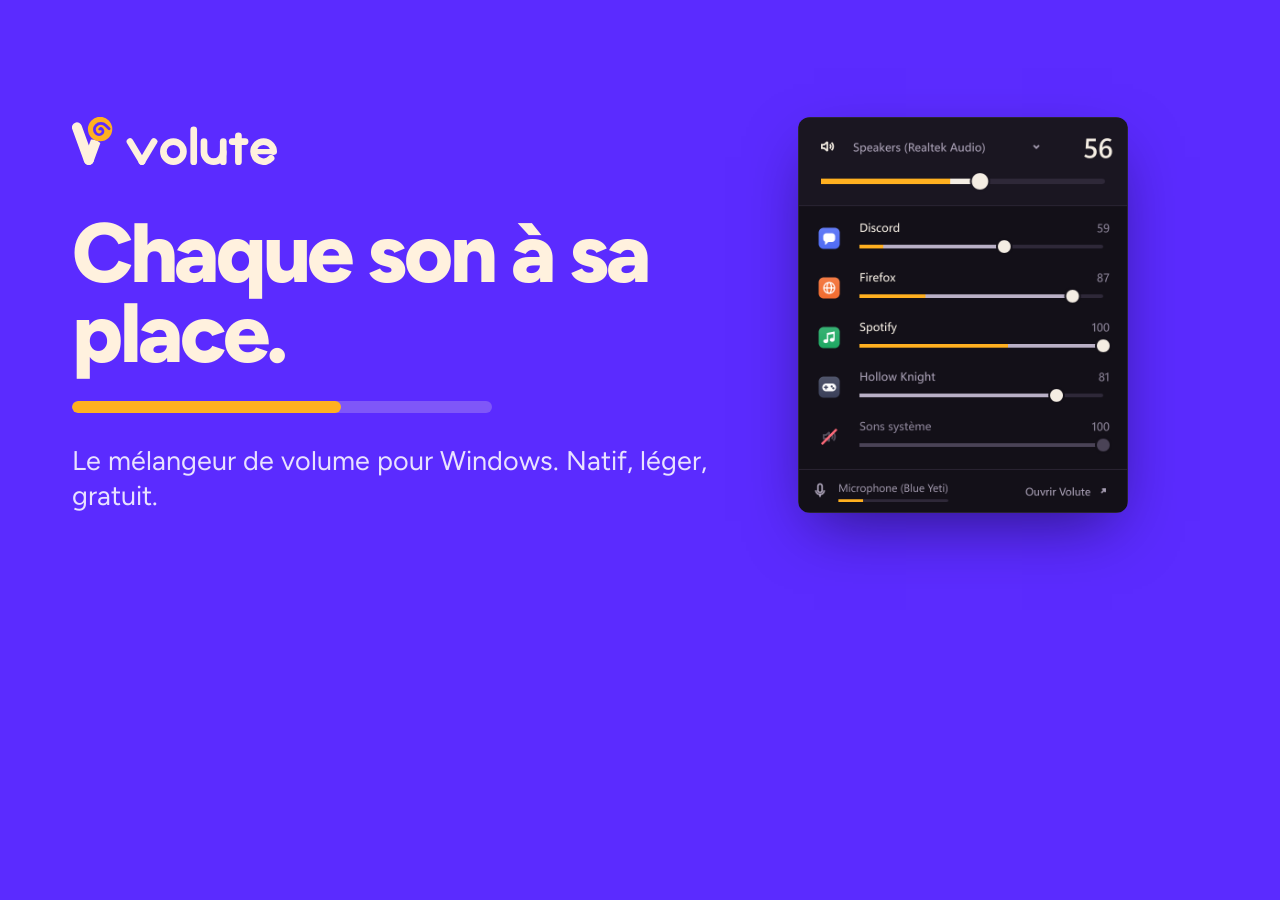
<file: assets/og-source.html>
<!doctype html>
<!-- The social images, og.png (#fr) and og-en.png (#en): rendered at 1200 x 630 with headless
     Chrome. See ../README.md. -->
<html>
<head>
<meta charset="utf-8">
<style>
  @font-face { font-family: "Figtree"; src: url("fonts/figtree.woff2") format("woff2"); font-weight: 400 800; }
  html, body { margin: 0; width: 1200px; height: 630px; overflow: hidden; }
  body {
    background: #5B2BFF; color: #FFF1DE; font-family: "Figtree", sans-serif;
    display: grid; grid-template-columns: 1fr 330px; gap: 56px; align-items: center;
    padding: 0 72px; box-sizing: border-box;
  }
  img.logo { height: 48px; margin-bottom: 44px; }
  h1 { font-size: 84px; line-height: 0.95; letter-spacing: -0.04em; font-weight: 800; margin: 0 0 28px; }
  .meter { height: 12px; width: 420px; border-radius: 6px; background: rgba(255,241,222,.22); overflow: hidden; margin-bottom: 30px; }
  .meter span { display: block; height: 100%; width: 64%; background: #FFB020; border-radius: 6px; }
  p { font-size: 27px; margin: 0; color: #E9E2FF; max-width: 640px; line-height: 1.3; }
  .shot { width: 330px; border-radius: 12px; box-shadow: 0 24px 60px -16px rgba(16,8,48,.6); }
</style>
</head>
<body>
  <div>
    <img class="logo" src="logo-reversed.svg" alt="">
    <h1 id="title">Chaque son à sa place.</h1>
    <div class="meter"><span></span></div>
    <p id="line">Le mélangeur de volume pour Windows. Natif, léger, gratuit.</p>
  </div>
  <img class="shot" id="shot" src="flyout-dark.png" alt="">
  <script>
    if (location.hash === "#en") {
      document.getElementById("title").textContent = "Every sound in its place.";
      document.getElementById("line").textContent = "The volume mixer for Windows. Native, light, free.";
      document.getElementById("shot").src = "en/flyout-dark.png";
    }
  </script>
</body>
</html>
</file>
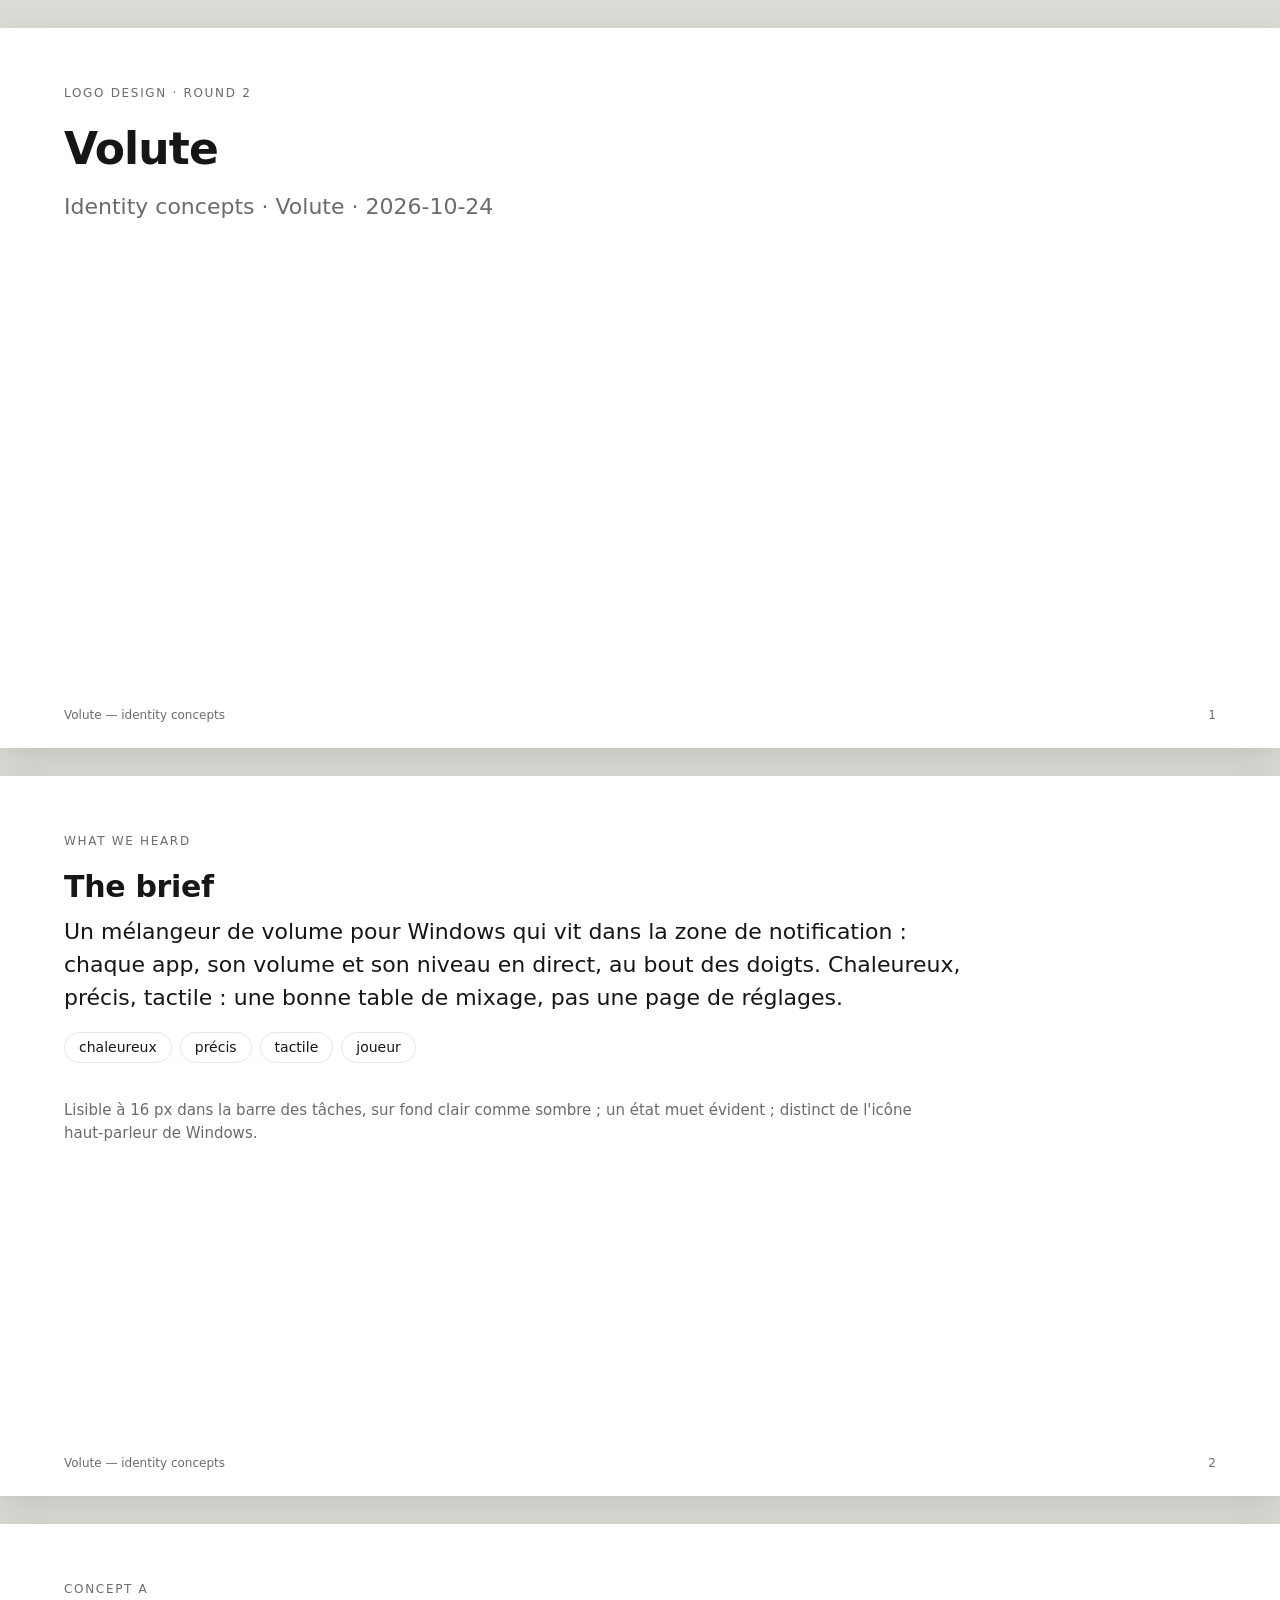
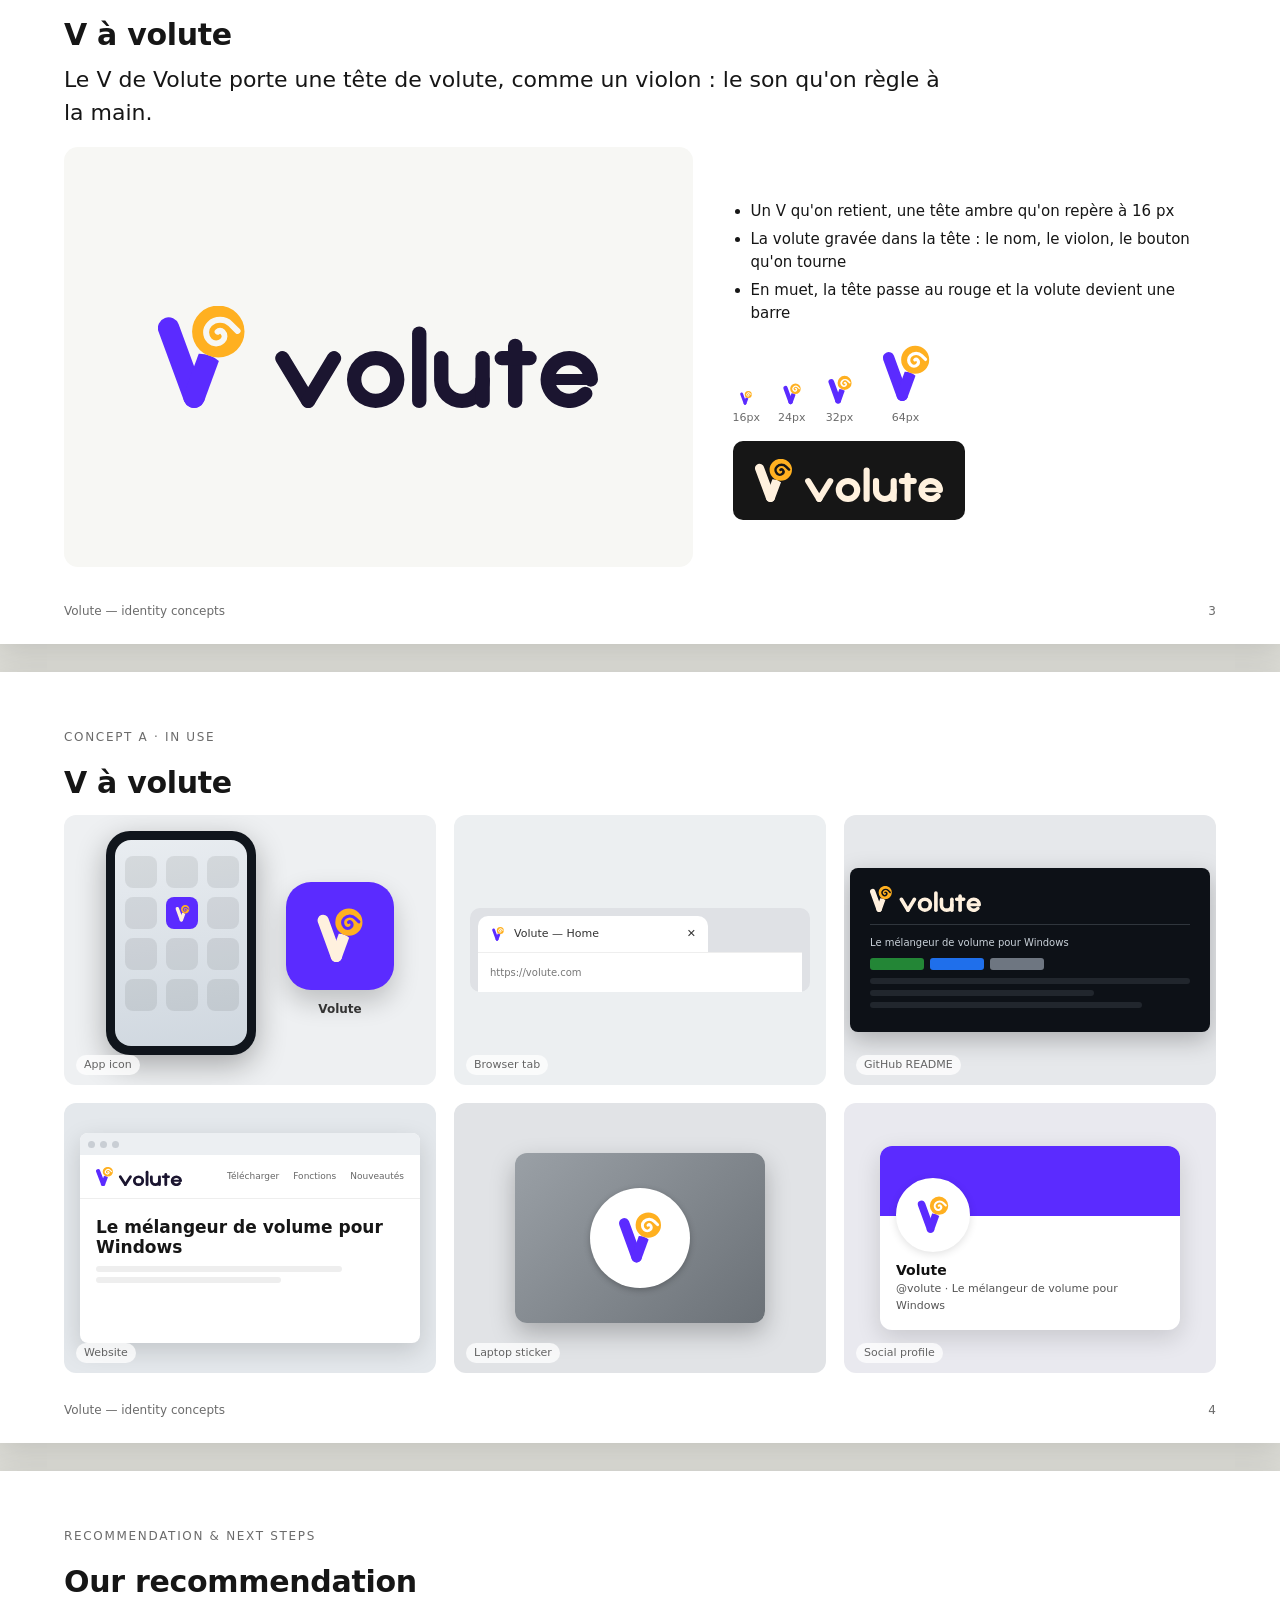
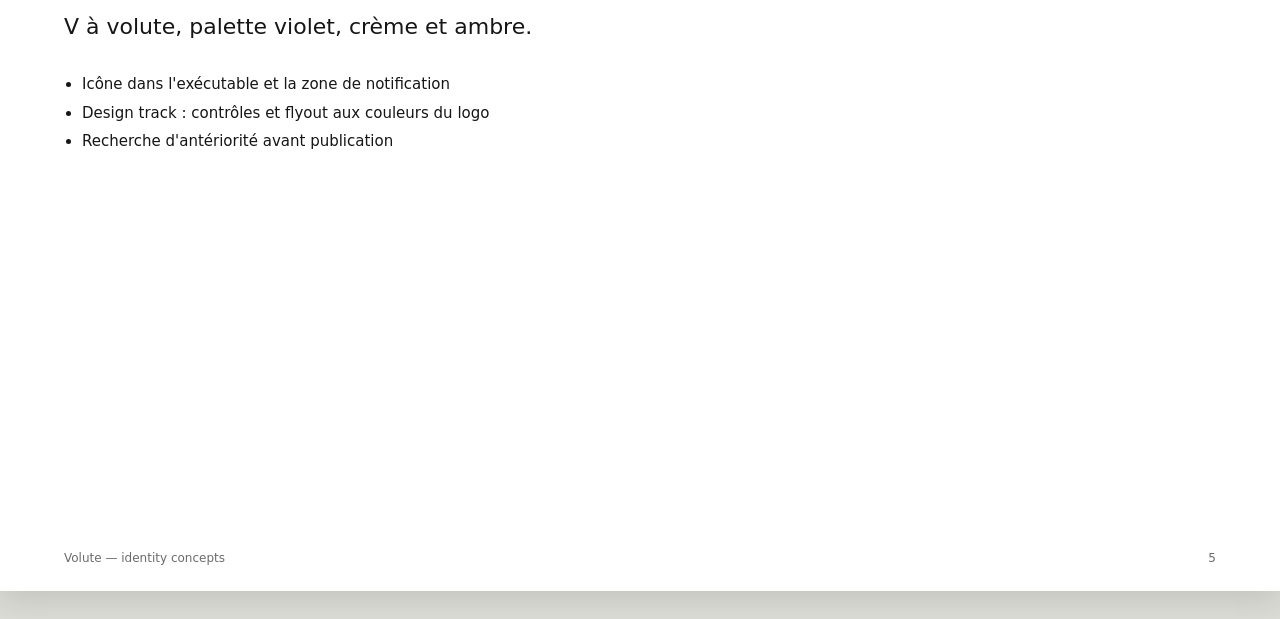
<file: assets/brand/board/board.html>
<!doctype html><html lang='en'><head><meta charset='utf-8'><title>Volute — identity concepts</title><style>
:root{--ink:#161616;--muted:#6b6b6b;--line:#e6e6e2;--paper:#f7f7f4}
*{box-sizing:border-box}body{margin:0;background:#dcdcd6;font:15px/1.5 system-ui,-apple-system,Segoe UI,sans-serif;color:var(--ink)}
.slide{width:1280px;min-height:720px;margin:28px auto;background:#fff;box-shadow:0 8px 30px rgba(0,0,0,.12);padding:56px 64px 70px;position:relative;overflow:hidden}
.slide h1{font-size:44px;margin:0 0 8px;letter-spacing:-.02em}.slide h2{font-size:30px;margin:0 0 6px;letter-spacing:-.01em}
.kicker{font-size:12px;letter-spacing:.14em;text-transform:uppercase;color:var(--muted);margin-bottom:14px}
.idea{font-size:22px;max-width:900px;margin:6px 0 18px}.muted{color:var(--muted)}
.foot{position:absolute;left:64px;right:64px;bottom:24px;display:flex;justify-content:space-between;font-size:12px;color:var(--muted)}
.hero{display:grid;grid-template-columns:1.3fr 1fr;gap:40px;align-items:center}
.stage{height:420px;background:var(--paper);border-radius:14px;display:flex;align-items:center;justify-content:center}
.stage img{max-width:70%;max-height:62%}
ul.rat{padding-left:18px;margin:0}ul.rat li{margin:6px 0}
.sizes{display:flex;gap:18px;align-items:flex-end;margin-top:18px}.sizes div{display:flex;flex-direction:column;align-items:center;gap:4px;font-size:11px;color:var(--muted)}
.rev{background:#161616;border-radius:10px;padding:18px 22px;display:inline-flex;margin-top:14px}
.mock{display:grid;grid-template-columns:repeat(3,1fr);gap:18px;margin-top:10px}
.m{height:270px;border-radius:12px;overflow:hidden;position:relative;display:flex;align-items:center;justify-content:center}
.m .lbl{position:absolute;left:12px;bottom:10px;font-size:11px;color:rgba(0,0,0,.6);background:rgba(255,255,255,.75);padding:2px 8px;border-radius:20px}
.bc{width:250px;height:143px;background:#fff;border-radius:5px;box-shadow:0 10px 26px rgba(0,0,0,.22);padding:16px;display:flex;flex-direction:column;justify-content:space-between;transform:translate(-50px,-38px) rotate(-4deg)}
.bc2{position:absolute;width:250px;height:143px;border-radius:5px;transform:translate(70px,52px) rotate(6deg);box-shadow:0 10px 26px rgba(0,0,0,.25);display:flex;align-items:center;justify-content:center}
.bc .t{font-size:9px;line-height:1.5;color:#333}
.phone{width:150px;height:224px;margin-bottom:14px;border-radius:24px;background:#10151c;padding:9px;box-shadow:0 10px 30px rgba(0,0,0,.3)}
.screen{width:100%;height:100%;border-radius:16px;background:linear-gradient(170deg,#e9edf1,#cfd7df);display:grid;grid-template-columns:repeat(3,1fr);gap:9px;padding:16px 10px;align-content:start}
.ai{width:32px;height:32px;border-radius:8px;background:rgba(0,0,0,.08);justify-self:center}
.bigapp{display:flex;flex-direction:column;align-items:center;gap:10px;font-size:12px;font-weight:600;color:#333;margin-left:30px}
.bigapp .bi{width:108px;height:108px;border-radius:25px;display:flex;align-items:center;justify-content:center;box-shadow:0 12px 26px rgba(0,0,0,.2)}
.web{width:340px;height:210px;background:#fff;border-radius:8px;box-shadow:0 8px 24px rgba(0,0,0,.15);overflow:hidden}
.web .bar{height:22px;background:#eceff2;display:flex;gap:5px;align-items:center;padding:0 8px}.web .bar i{width:7px;height:7px;border-radius:50%;background:#c9ced4}
.web .nav{height:44px;display:flex;align-items:center;padding:0 16px;gap:14px;font-size:9px;color:#666;border-bottom:1px solid #eee}
.web .hero2{padding:18px 16px}.web .hero2 b{display:block;font-size:17px;line-height:1.2;margin-bottom:8px}.web .hero2 span{display:block;height:6px;background:#eee;border-radius:3px;margin:5px 0;width:80%}
.sign{width:300px;height:190px;background:linear-gradient(#8c8f93,#6f7276);display:flex;flex-direction:column;align-items:center;padding-top:18px}
.sign .board{width:230px;height:74px;border-radius:6px;display:flex;align-items:center;justify-content:center;box-shadow:0 6px 16px rgba(0,0,0,.3)}
.sign .door{width:80px;height:80px;margin-top:18px;background:#3d4146;border-radius:3px 3px 0 0}
.tote{width:180px;height:210px;background:#efe7d8;border-radius:4px 4px 10px 10px;position:relative;display:flex;align-items:center;justify-content:center;box-shadow:0 8px 20px rgba(0,0,0,.15);margin-top:40px}
.tote:before{content:"";position:absolute;top:-46px;left:50%;transform:translateX(-50%);width:84px;height:70px;border:9px solid #e3d8c3;border-bottom:none;border-radius:50px 50px 0 0}
.social{width:300px;background:#fff;border-radius:12px;box-shadow:0 8px 24px rgba(0,0,0,.14);overflow:hidden}
.social .cover{height:70px}.social .av{width:74px;height:74px;border-radius:50%;background:#fff;border:4px solid #fff;margin:-38px 0 0 16px;display:flex;align-items:center;justify-content:center;box-shadow:0 2px 8px rgba(0,0,0,.12);overflow:hidden}
.social .meta{padding:8px 16px 16px;font-size:11px;color:#555}.social .meta b{font-size:14px;color:#111;display:block}
.cup{position:relative;width:150px;height:200px;margin-top:30px}
.cup .body{position:absolute;inset:0;background:#f4f1ea;clip-path:polygon(0 0,100% 0,86% 100%,14% 100%);display:flex;align-items:center;justify-content:center;box-shadow:inset -18px 0 24px rgba(0,0,0,.06)}
.cup .lid{position:absolute;left:-8px;right:-8px;top:-22px;height:24px;border-radius:8px 8px 3px 3px;background:#2b2b2b}
.cup .sleeve{position:absolute;left:6%;right:6%;top:36%;height:34%;clip-path:polygon(0 0,100% 0,96% 100%,4% 100%);display:flex;align-items:center;justify-content:center}
.bag{position:relative;width:170px;height:230px;background:#e9e2d6;border-radius:6px 6px 10px 10px;box-shadow:0 12px 26px rgba(0,0,0,.2);display:flex;flex-direction:column;align-items:center;padding-top:38px;gap:14px}
.bag:before{content:"";position:absolute;top:0;left:0;right:0;height:22px;background:repeating-linear-gradient(90deg,rgba(0,0,0,.08) 0 4px,transparent 4px 8px);border-radius:6px 6px 0 0}
.bag .label{width:118px;height:118px;border-radius:50%;background:#fff;display:flex;align-items:center;justify-content:center}
.bag .t{font-size:8px;letter-spacing:.14em;color:#555;text-transform:uppercase;padding:0 12px;text-align:center;line-height:1.4}
.sbag{position:relative;width:180px;height:210px;box-shadow:0 12px 26px rgba(0,0,0,.2);display:flex;align-items:center;justify-content:center;margin-top:30px}
.sbag:before{content:"";position:absolute;top:-40px;left:50%;transform:translateX(-50%);width:70px;height:56px;border:5px solid #333;border-bottom:none;border-radius:40px 40px 0 0}
.box{width:220px;height:150px;background:#f3efe6;box-shadow:14px 14px 0 rgba(0,0,0,.08),0 12px 26px rgba(0,0,0,.18);display:flex;align-items:center;justify-content:center;border-top:14px solid rgba(0,0,0,.06)}
.readme{width:360px;background:#0d1117;border-radius:8px;box-shadow:0 8px 24px rgba(0,0,0,.25);padding:18px 20px;color:#c9d1d9;font-size:10px}
.readme .rh{display:flex;align-items:center;gap:10px;border-bottom:1px solid #30363d;padding-bottom:12px;margin-bottom:10px}
.readme .badges{display:flex;gap:6px;margin:8px 0}.readme .badges i{display:block;width:54px;height:12px;border-radius:3px;background:#238636}.readme .badges i:nth-child(2){background:#1f6feb}.readme .badges i:nth-child(3){background:#6e7681}
.readme .ln{height:6px;background:#21262d;border-radius:3px;margin:6px 0}
.term{width:360px;background:#1e1e1e;border-radius:8px;box-shadow:0 8px 24px rgba(0,0,0,.3);overflow:hidden;font:10px/1.6 ui-monospace,Menlo,monospace;color:#d4d4d4}
.term .tb{height:22px;background:#2d2d2d;display:flex;gap:5px;align-items:center;padding:0 8px}.term .tb i{width:8px;height:8px;border-radius:50%;background:#555}
.term .tbody{padding:14px 16px;display:flex;gap:14px;align-items:center}
.sticker{width:250px;height:170px;background:linear-gradient(135deg,#9aa0a6,#6b7177);border-radius:12px;display:flex;align-items:center;justify-content:center;box-shadow:0 10px 24px rgba(0,0,0,.25)}
.sticker .s{width:100px;height:100px;border-radius:50%;background:#fff;display:flex;align-items:center;justify-content:center;box-shadow:0 2px 6px rgba(0,0,0,.25)}
.shirt{width:210px;height:220px;display:flex;align-items:center;justify-content:center;position:relative}
.shirt svg{position:absolute;inset:0}
.badge{width:170px;height:235px;background:#fff;border-radius:10px;box-shadow:0 10px 24px rgba(0,0,0,.2);display:flex;flex-direction:column;align-items:center;padding:20px 14px;gap:14px;position:relative;margin-top:30px}
.badge:before{content:"";position:absolute;top:-60px;left:50%;width:22px;height:62px;transform:translateX(-50%)}
.badge .hole{width:40px;height:8px;border-radius:4px;background:#ddd}.badge .nm{font-size:15px;font-weight:600}.badge .rl{font-size:10px;color:#777}
.pcard{position:relative;width:300px;height:189px;border-radius:14px;box-shadow:0 14px 30px rgba(0,0,0,.28);font:600 12px ui-monospace,Menlo,monospace}
.pcard .chip{position:absolute;left:22px;top:76px;width:40px;height:30px;border-radius:6px;background:linear-gradient(135deg,#e9d8a6,#c9a95c)}
.pcard .num{position:absolute;left:22px;top:122px;letter-spacing:.12em;font-size:14px}
.pcard .holder{position:absolute;left:22px;bottom:18px;font-size:10px;letter-spacing:.14em;opacity:.85}
.pcard .brandline{position:absolute;right:20px;bottom:16px;font:700 13px system-ui,sans-serif;opacity:.9}
.tabbar{width:340px;background:#dfe1e5;border-radius:10px;padding:8px 8px 0}
.tab{width:230px;height:36px;background:#fff;border-radius:10px 10px 0 0;display:flex;align-items:center;gap:8px;padding:0 12px;font-size:11px;color:#333}
.addr{height:40px;background:#fff;display:flex;align-items:center;padding:0 12px;font-size:10px;color:#777;border-top:1px solid #eee}
.cmp{display:grid;gap:22px;margin-top:20px}.cmp .c{background:var(--paper);border-radius:12px;padding:22px;display:flex;flex-direction:column;align-items:center;gap:12px}
.cmp img{max-height:120px;max-width:80%}
img.g{filter:grayscale(1)}img.w{filter:brightness(0) invert(1)}img.k{filter:brightness(0)}
.adj span{display:inline-block;border:1px solid var(--line);border-radius:20px;padding:4px 14px;margin:0 8px 8px 0;font-size:14px}
</style></head><body><section class="slide"><div class="kicker">Logo design · round 2</div>
<h1>Volute</h1><p class="idea muted">Identity concepts · Volute · 2026-10-24</p>
<p class="muted" style="max-width:720px;margin-top:120px"></p><div class="foot"><span>Volute — identity concepts</span><span>1</span></div></section><section class="slide"><div class="kicker">What we heard</div><h2>The brief</h2>
<p class="idea">Un mélangeur de volume pour Windows qui vit dans la zone de notification : chaque app, son volume et son niveau en direct, au bout des doigts. Chaleureux, précis, tactile : une bonne table de mixage, pas une page de réglages.</p><div class="adj"><span>chaleureux</span><span>précis</span><span>tactile</span><span>joueur</span></div>
<p class="muted" style="margin-top:28px;max-width:860px">Lisible à 16 px dans la barre des tâches, sur fond clair comme sombre ; un état muet évident ; distinct de l&#x27;icône haut-parleur de Windows.</p><div class="foot"><span>Volute — identity concepts</span><span>2</span></div></section><section class="slide"><div class="kicker">Concept A</div><h2>V à volute</h2>
<p class="idea">Le V de Volute porte une tête de volute, comme un violon : le son qu&#x27;on règle à la main.</p>
<div class="hero"><div class="stage"><img class="" src="[data-uri]"></div>
<div><ul class="rat"><li>Un V qu&#x27;on retient, une tête ambre qu&#x27;on repère à 16 px</li><li>La volute gravée dans la tête : le nom, le violon, le bouton qu&#x27;on tourne</li><li>En muet, la tête passe au rouge et la volute devient une barre</li></ul><div class="sizes"><div><img class="" src="[data-uri]" style="height:16px">16px</div><div><img class="" src="[data-uri]" style="height:24px">24px</div><div><img class="" src="[data-uri]" style="height:32px">32px</div><div><img class="" src="[data-uri]" style="height:64px">64px</div></div><div class="rev"><img class="" src="[data-uri]" style="max-height:44px;max-width:300px"></div></div></div>
<div class="foot"><span>Volute — identity concepts</span><span>3</span></div></section><section class="slide"><div class="kicker">Concept A · in use</div><h2>V à volute</h2>
<div class="mock"><div class="m" style="background:#eef0f2"><div class="phone"><div class="screen"><div class="ai"></div><div class="ai"></div><div class="ai"></div><div class="ai"></div><div class="ai" style="background:#5B2BFF;display:flex;align-items:center;justify-content:center"><img class="" src="[data-uri]" style="max-height:19px;max-width:21px"></div><div class="ai"></div><div class="ai"></div><div class="ai"></div><div class="ai"></div><div class="ai"></div><div class="ai"></div><div class="ai"></div></div></div><div class="bigapp"><div class="bi" style="background:#5B2BFF"><img class="" src="[data-uri]" style="max-height:62px;max-width:70px"></div>Volute</div><span class="lbl">App icon</span></div><div class="m" style="background:#eceff1"><div class="tabbar"><div class="tab"><img class="" src="[data-uri]" style="width:16px;height:16px;object-fit:contain">Volute — Home<span style="margin-left:auto">✕</span></div><div class="addr">https://volute.com</div></div><span class="lbl">Browser tab</span></div><div class="m" style="background:#e6e8eb"><div class="readme"><div class="rh"><img class="" src="[data-uri]" style="max-height:26px;max-width:180px"></div><div>Le mélangeur de volume pour Windows</div><div class="badges"><i></i><i></i><i></i></div><div class="ln"></div><div class="ln" style="width:70%"></div><div class="ln" style="width:85%"></div></div><span class="lbl">GitHub README</span></div><div class="m" style="background:#e4e8ec"><div class="web"><div class="bar"><i></i><i></i><i></i></div><div class="nav"><img class="" src="[data-uri]" style="max-height:20px;max-width:110px"><span style="flex:1"></span><span>Télécharger</span><span>Fonctions</span><span>Nouveautés</span></div><div class="hero2"><b>Le mélangeur de volume pour Windows</b><span></span><span style="width:60%"></span></div></div><span class="lbl">Website</span></div><div class="m" style="background:#e1e3e6"><div class="sticker"><div class="s"><img class="" src="[data-uri]" style="max-height:58px;max-width:66px"></div></div><span class="lbl">Laptop sticker</span></div><div class="m" style="background:#e9e9ef"><div class="social"><div class="cover" style="background:#5B2BFF"></div><div class="av"><img class="" src="[data-uri]" style="max-height:42px;max-width:50px"></div><div class="meta"><b>Volute</b>@volute · Le mélangeur de volume pour Windows</div></div><span class="lbl">Social profile</span></div></div><div class="foot"><span>Volute — identity concepts</span><span>4</span></div></section><section class="slide"><div class="kicker">Recommendation & next steps</div><h2>Our recommendation</h2>
<p class="idea">V à volute, palette violet, crème et ambre.</p>
<ul class="rat" style="margin-top:30px"><li>Icône dans l&#x27;exécutable et la zone de notification</li><li>Design track : contrôles et flyout aux couleurs du logo</li><li>Recherche d&#x27;antériorité avant publication</li></ul><div class="foot"><span>Volute — identity concepts</span><span>5</span></div></section></body></html>
</file>
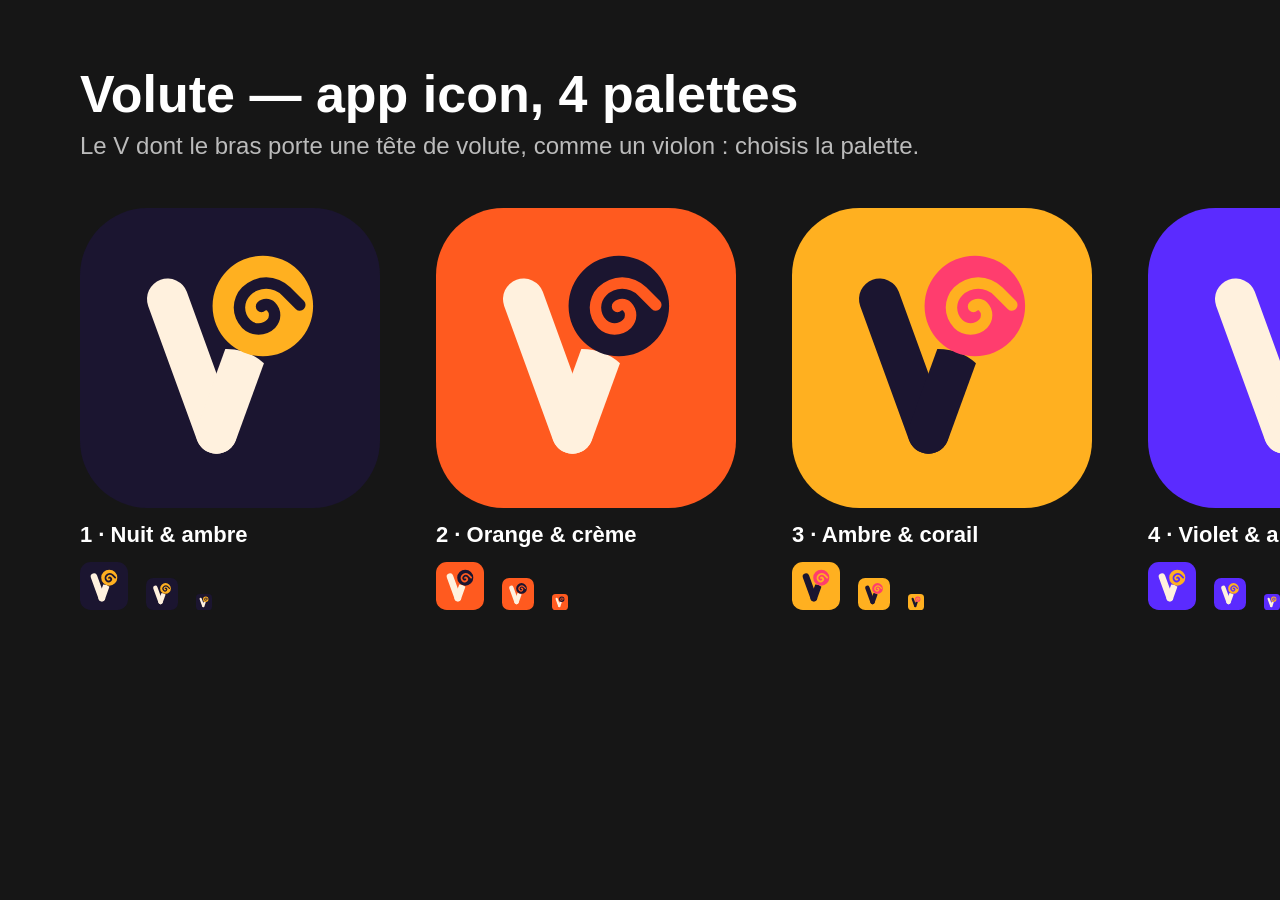
<file: assets/brand/concepts/bold/board.html>
<!doctype html><html><head><meta charset="utf-8"><style>
body{margin:0;background:#161616;color:#fff;font-family:"Segoe UI",Arial,sans-serif;width:1600px;height:900px;padding:64px 80px;box-sizing:border-box}
h1{font-size:52px;margin:0 0 8px} p{color:#bbb;font-size:24px;margin:0 0 48px}
.row{display:flex;gap:56px} .c{display:flex;flex-direction:column;gap:14px;font-weight:600;font-size:22px}
.c img.big{width:300px;height:300px} .s{display:flex;gap:18px;align-items:end;color:#888;font-size:14px;font-weight:400}
</style></head><body>
<h1>Volute — app icon, 4 palettes</h1>
<p>Le V dont le bras porte une tête de volute, comme un violon : choisis la palette.</p>
<div class="row">
<div class="c"><img class="big" src="tile-ink-amber.svg">1 · Nuit &amp; ambre<div class="s"><img src="tile-ink-amber.svg" width="48"><img src="tile-ink-amber.svg" width="32"><img src="tile-ink-amber.svg" width="16"></div></div>
<div class="c"><img class="big" src="tile-orange-cream.svg">2 · Orange &amp; crème<div class="s"><img src="tile-orange-cream.svg" width="48"><img src="tile-orange-cream.svg" width="32"><img src="tile-orange-cream.svg" width="16"></div></div>
<div class="c"><img class="big" src="tile-amber-ink.svg">3 · Ambre &amp; corail<div class="s"><img src="tile-amber-ink.svg" width="48"><img src="tile-amber-ink.svg" width="32"><img src="tile-amber-ink.svg" width="16"></div></div>
<div class="c"><img class="big" src="tile-violet-amber.svg">4 · Violet &amp; ambre<div class="s"><img src="tile-violet-amber.svg" width="48"><img src="tile-violet-amber.svg" width="32"><img src="tile-violet-amber.svg" width="16"></div></div>
</div></body></html>
</file>
<file: assets/style.css>
/* Volute's landing page. Design system in ../DESIGN.md; brand in ../../docs/BRAND.md. */

@font-face {
  font-family: "Figtree";
  src: url("fonts/figtree.woff2") format("woff2");
  font-weight: 400 800;
  font-style: normal;
  font-display: swap;
}

:root {
  --violet: #5B2BFF;
  --violet-deep: #3F17D6;
  --cream: #FFF1DE;
  --amber: #FFB020;
  --ink: #1B1530;
  --paper: #FBF8F3;
  --surface: #F3EDE4;
  --line: #E6DED2;
  --muted: #5C546A;
  --on-violet-muted: #D9CFFF;
  --ink-muted: #B3AAC4;

  --t-display: clamp(44px, 7.2vw, 104px);
  --t-h2: clamp(30px, 4.2vw, 52px);
  --t-h3: 21px;
  --t-lead: clamp(18px, 1.6vw, 21px);
  --t-body: 17px;
  --t-small: 14px;

  --gutter: clamp(16px, 4vw, 40px);
  --max: 1160px;
  --radius: 14px;
  --radius-window: 12px;
}

* { box-sizing: border-box; }

html { -webkit-text-size-adjust: 100%; }

body {
  margin: 0;
  background: var(--paper);
  color: var(--ink);
  font-family: "Figtree", "Segoe UI Variable Text", "Segoe UI", system-ui, sans-serif;
  font-size: var(--t-body);
  line-height: 1.55;
  -webkit-font-smoothing: antialiased;
}

img { max-width: 100%; height: auto; display: block; }

a { color: var(--violet-deep); text-underline-offset: 3px; text-decoration-thickness: 1px; }
a:hover { text-decoration-thickness: 2px; }
:focus-visible { outline: 3px solid var(--amber); outline-offset: 3px; border-radius: 4px; }

.wrap { max-width: var(--max); margin: 0 auto; padding: 0 var(--gutter); }

.skip {
  position: absolute; left: -9999px; top: 8px; z-index: 10;
  background: var(--ink); color: var(--cream); padding: 8px 14px; border-radius: 8px;
}
.skip:focus { left: 8px; }

/* Header, on the violet field */
.top {
  display: flex; align-items: center; justify-content: space-between; gap: 16px;
  padding-top: 22px; padding-bottom: 22px;
}
.top .logo img { height: 34px; width: auto; }
.top nav { display: flex; gap: 22px; align-items: center; font-size: 15px; font-weight: 600; }
.top nav a { color: var(--cream); text-decoration: none; }
.top nav a:hover { text-decoration: underline; }
.lang { border: 1px solid rgba(255, 241, 222, 0.45); border-radius: 999px; padding: 4px 12px; }

/* Hero: the violet field, as the app icon's tile */
.hero { background: var(--violet); color: var(--cream); overflow: hidden; }
.hero-grid {
  display: grid; grid-template-columns: minmax(0, 1.15fr) minmax(0, 0.85fr);
  gap: clamp(32px, 5vw, 72px); align-items: center;
  padding-top: clamp(28px, 5vw, 64px); padding-bottom: clamp(56px, 8vw, 112px);
}
.hero h1 {
  font-size: var(--t-display); line-height: 0.95; letter-spacing: -0.04em;
  font-weight: 800; margin: 0 0 28px;
}
/* The signature: a live level under the headline, amber like the app's meters. */
.meter {
  height: 10px; border-radius: 5px; background: rgba(255, 241, 222, 0.22);
  max-width: 420px; margin: 0 0 30px; overflow: hidden; position: relative;
}
.meter span {
  position: absolute; inset: 0 auto 0 0; width: 62%;
  background: var(--amber); border-radius: 5px;
  transform-origin: left center;
  animation: level 2.4s cubic-bezier(.3,.1,.3,1) infinite;
}
@keyframes level {
  0% { transform: scaleX(0.55); } 12% { transform: scaleX(0.92); } 24% { transform: scaleX(0.7); }
  38% { transform: scaleX(1); } 52% { transform: scaleX(0.62); } 66% { transform: scaleX(0.84); }
  80% { transform: scaleX(0.58); } 100% { transform: scaleX(0.55); }
}
.hero .lead { font-size: var(--t-lead); max-width: 34em; margin: 0 0 34px; color: var(--cream); }
.actions { display: flex; flex-wrap: wrap; gap: 14px; align-items: center; }
.button {
  display: inline-flex; align-items: center; gap: 10px;
  font: inherit; font-weight: 700; font-size: 17px; text-decoration: none;
  padding: 15px 24px; border-radius: 12px; border: 0; cursor: pointer;
}
.button.primary { background: var(--cream); color: var(--ink); }
.button.primary:hover { background: #FFFFFF; }
.button.ghost { color: var(--cream); box-shadow: inset 0 0 0 1.5px rgba(255, 241, 222, 0.5); }
.button.ghost:hover { box-shadow: inset 0 0 0 1.5px var(--cream); }
.button svg { width: 20px; height: 20px; flex: none; }
.fine { font-size: var(--t-small); color: var(--on-violet-muted); margin: 18px 0 0; }

.shot {
  border-radius: var(--radius-window);
  box-shadow: 0 1px 0 rgba(0,0,0,0.04), 0 18px 50px -12px rgba(16, 8, 48, 0.45);
}
.hero .shot { width: 100%; max-width: 380px; justify-self: center; }

/* Sections */
section { padding: clamp(64px, 9vw, 128px) 0; }
.eyebrow {
  font-size: 13px; font-weight: 700; letter-spacing: 0.08em; text-transform: uppercase;
  color: var(--muted); margin: 0 0 14px;
}
h2 { font-size: var(--t-h2); line-height: 1.04; letter-spacing: -0.03em; font-weight: 800; margin: 0 0 20px; max-width: 18em; }
h3 { font-size: var(--t-h3); line-height: 1.25; font-weight: 700; margin: 0 0 8px; letter-spacing: -0.01em; }
.intro { font-size: var(--t-lead); color: var(--muted); max-width: 36em; margin: 0 0 48px; }

/* Try it: three faders that behave like Volute's */
.try { background: var(--paper); }
.try-grid { display: grid; grid-template-columns: minmax(0, 1fr) minmax(0, 1fr); gap: clamp(32px, 5vw, 80px); align-items: center; }
.desk {
  background: #131018; color: #F4EDE3; border-radius: 18px; padding: 14px 10px;
  box-shadow: 0 18px 50px -18px rgba(16, 8, 48, 0.5);
}
.strip { display: grid; grid-template-columns: 36px 1fr; gap: 6px 12px; align-items: center; padding: 10px 14px; border-radius: 10px; }
.strip:hover { background: #211C29; }
.strip .icon { width: 28px; height: 28px; border-radius: 8px; display: grid; place-items: center; grid-row: span 2; }
.strip .icon svg { width: 18px; height: 18px; }
.strip .name { display: flex; justify-content: space-between; font-size: 15px; font-weight: 600; }
.strip .name output { color: #8A8296; font-weight: 500; font-variant-numeric: tabular-nums; }
.fader { position: relative; height: 26px; }
.fader input {
  position: absolute; inset: 0; width: 100%; margin: 0; opacity: 0; cursor: pointer;
}
.fader .track { position: absolute; left: 8px; right: 8px; top: 11px; height: 4px; border-radius: 2px; background: #2E2838; overflow: hidden; }
.fader .fill { position: absolute; inset: 0 auto 0 0; background: #B9B0C6; }
.fader .level { position: absolute; inset: 0 auto 0 0; background: var(--amber); }
.fader .thumb {
  position: absolute; top: 4px; width: 18px; height: 18px; margin-left: -9px; border-radius: 50%;
  background: #F4EDE3; box-shadow: 0 0 0 2px #131018; pointer-events: none;
}
.fader input:focus-visible ~ .thumb { box-shadow: 0 0 0 2px #131018, 0 0 0 4px #8C72FF; }
.strip.muted .fill { background: #4A4356; }
.strip.muted .level { display: none; }
.strip.muted .name span { color: #8A8296; }
.mute {
  all: unset; cursor: pointer; width: 28px; height: 28px; border-radius: 8px; display: grid; place-items: center; grid-row: span 2;
  position: relative;
}
.mute:focus-visible { outline: 2px solid #8C72FF; outline-offset: 2px; }
.strip.muted .mute::after {
  content: ""; position: absolute; width: 30px; height: 2.5px; background: #FF6B7A; transform: rotate(-45deg); border-radius: 2px;
}
.strip.muted .mute .icon { opacity: 0.4; }
.hint { font-size: var(--t-small); color: var(--muted); margin-top: 16px; }

/* Features */
.features { background: var(--surface); }
.feature-grid { display: grid; grid-template-columns: repeat(3, minmax(0, 1fr)); gap: 20px; }
.card { background: var(--paper); border-radius: var(--radius); padding: 28px; }
.card p { margin: 0; color: var(--muted); }
.card .glyph { width: 36px; height: 36px; border-radius: 10px; background: var(--ink); display: grid; place-items: center; margin-bottom: 20px; }
.card .glyph svg { width: 20px; height: 20px; }
.wide-shot { margin-top: 56px; }
.wide-shot img { width: 100%; max-width: 980px; margin: 0 auto; }
.caption { text-align: center; color: var(--muted); font-size: var(--t-small); margin-top: 18px; }

/* Cost: the ink field, figures in amber */
.cost { background: var(--ink); color: var(--cream); }
.cost .eyebrow { color: var(--ink-muted); }
.cost .intro { color: var(--ink-muted); }
.figures { display: grid; grid-template-columns: repeat(4, minmax(0, 1fr)); gap: 28px; margin: 0; }
.figures div { border-top: 1px solid rgba(255, 241, 222, 0.18); padding-top: 20px; }
.figures dt { font-size: clamp(38px, 4.6vw, 60px); font-weight: 800; letter-spacing: -0.03em; color: var(--amber); line-height: 1; font-variant-numeric: tabular-nums; }
.figures dd { margin: 12px 0 0; color: var(--ink-muted); font-size: 15px; }
.cost .note { color: var(--ink-muted); font-size: var(--t-small); margin-top: 40px; max-width: 46em; }
.cost a { color: var(--cream); }

/* Privacy */
.reads { display: grid; grid-template-columns: repeat(2, minmax(0, 1fr)); gap: 16px 48px; padding: 0; margin: 0; list-style: none; }
.reads li { border-top: 1px solid var(--line); padding-top: 18px; }
.reads strong { display: block; font-size: 18px; margin-bottom: 4px; }
.reads span { color: var(--muted); }

/* Next */
.next { background: var(--surface); }
.next ol { list-style: none; padding: 0; margin: 0; display: grid; grid-template-columns: repeat(3, minmax(0, 1fr)); gap: 20px; }
.next li { background: var(--paper); border-radius: var(--radius); padding: 26px; }
.next li b { display: block; font-size: 13px; letter-spacing: 0.06em; text-transform: uppercase; color: var(--violet-deep); margin-bottom: 10px; }
.next li p { margin: 0; color: var(--muted); }

/* Questions */
.faq details { border-top: 1px solid var(--line); padding: 20px 0; max-width: 820px; }
.faq details:last-of-type { border-bottom: 1px solid var(--line); }
.faq summary { cursor: pointer; font-weight: 700; font-size: 19px; list-style: none; display: flex; justify-content: space-between; gap: 16px; }
.faq summary::-webkit-details-marker { display: none; }
.faq summary::after { content: "+"; font-weight: 500; color: var(--muted); }
.faq details[open] summary::after { content: "–"; }
.faq details p { margin: 12px 0 0; color: var(--muted); max-width: 44em; }

/* Download, on violet again */
.download { background: var(--violet); color: var(--cream); text-align: center; }
.download h2 { margin-left: auto; margin-right: auto; }
.download .intro { color: var(--on-violet-muted); margin-left: auto; margin-right: auto; }
.download .actions { justify-content: center; }
.download .fine { color: var(--on-violet-muted); }

footer { background: var(--ink); color: var(--ink-muted); padding: 40px 0; font-size: var(--t-small); }
footer .wrap { display: flex; flex-wrap: wrap; justify-content: space-between; gap: 16px; align-items: center; }
footer a { color: var(--cream); }
footer img { height: 26px; width: auto; }

@media (max-width: 900px) {
  .hero-grid, .try-grid { grid-template-columns: 1fr; }
  .hero .shot { max-width: 340px; }
  .feature-grid, .next ol { grid-template-columns: 1fr; }
  .figures { grid-template-columns: repeat(2, minmax(0, 1fr)); }
  .reads { grid-template-columns: 1fr; }
  .top nav .hide-small { display: none; }
}

@media (prefers-reduced-motion: reduce) {
  .meter span { animation: none; }
}
</file>
